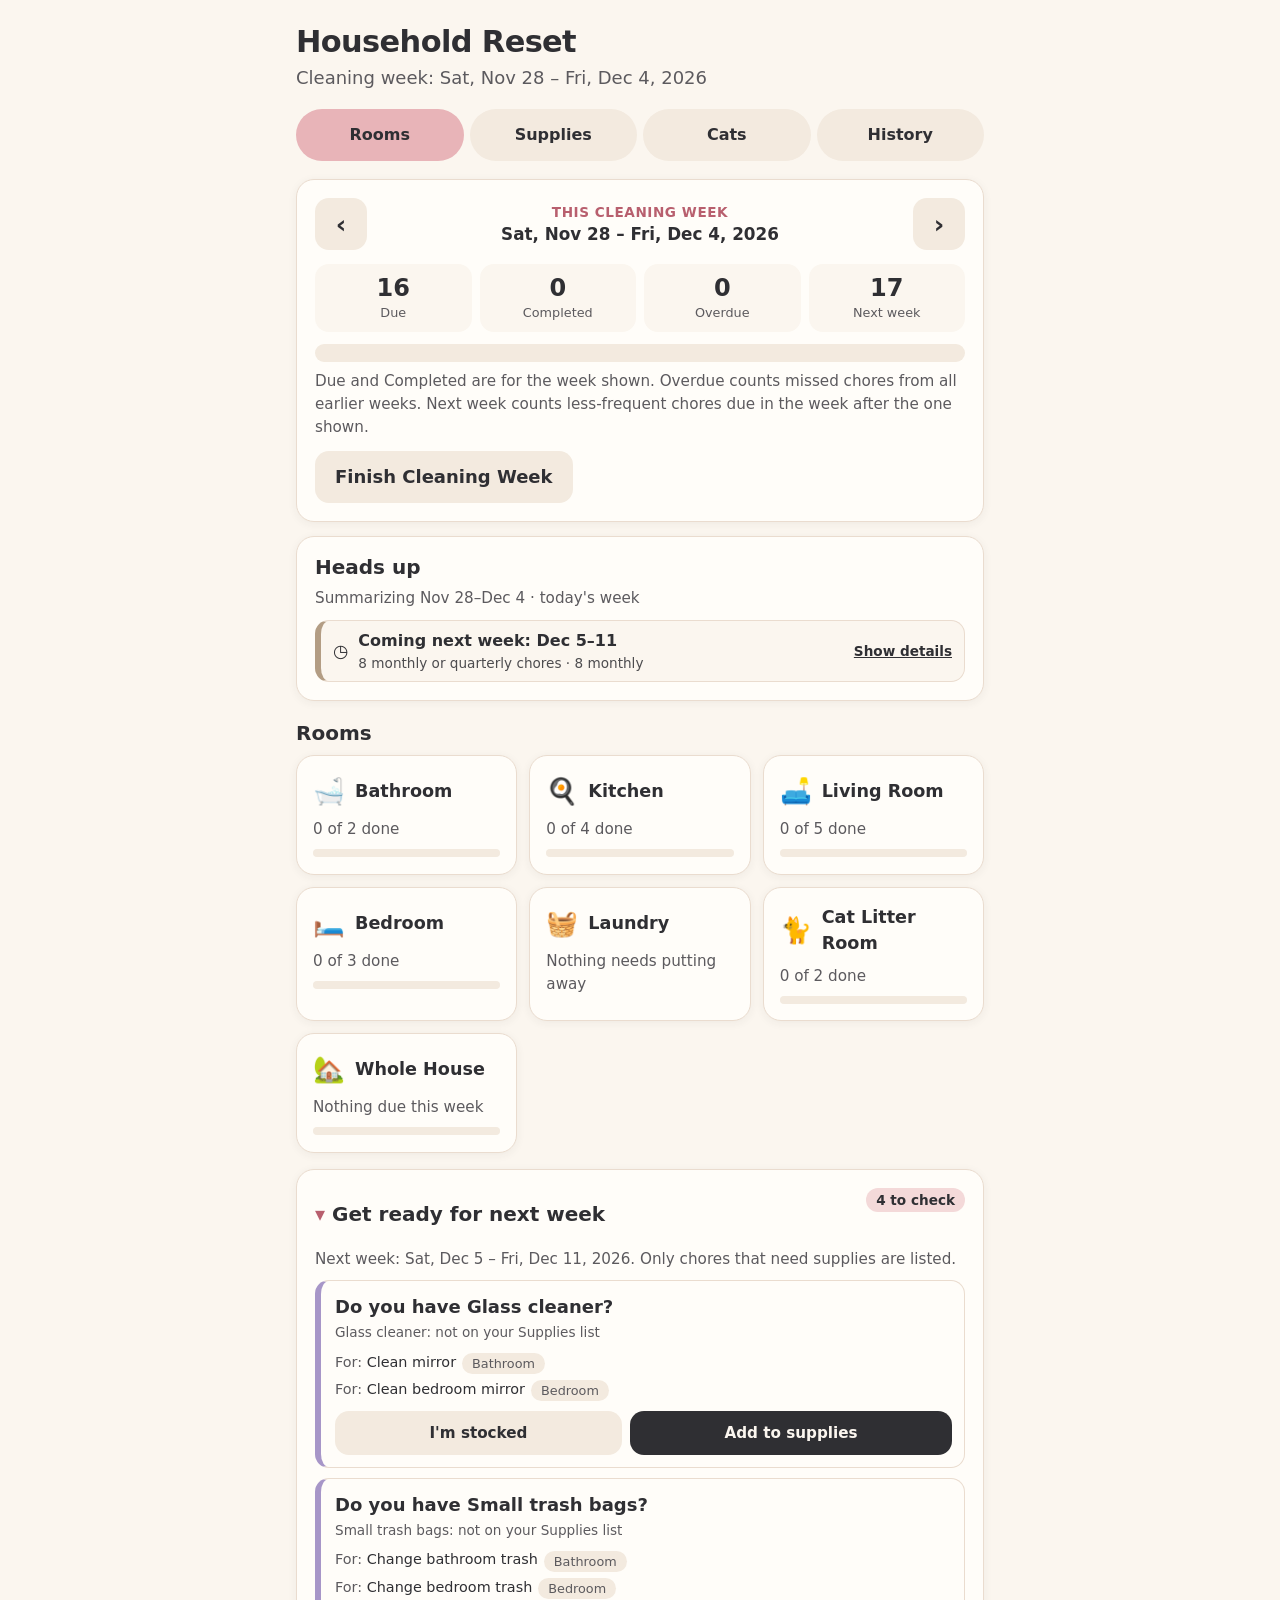
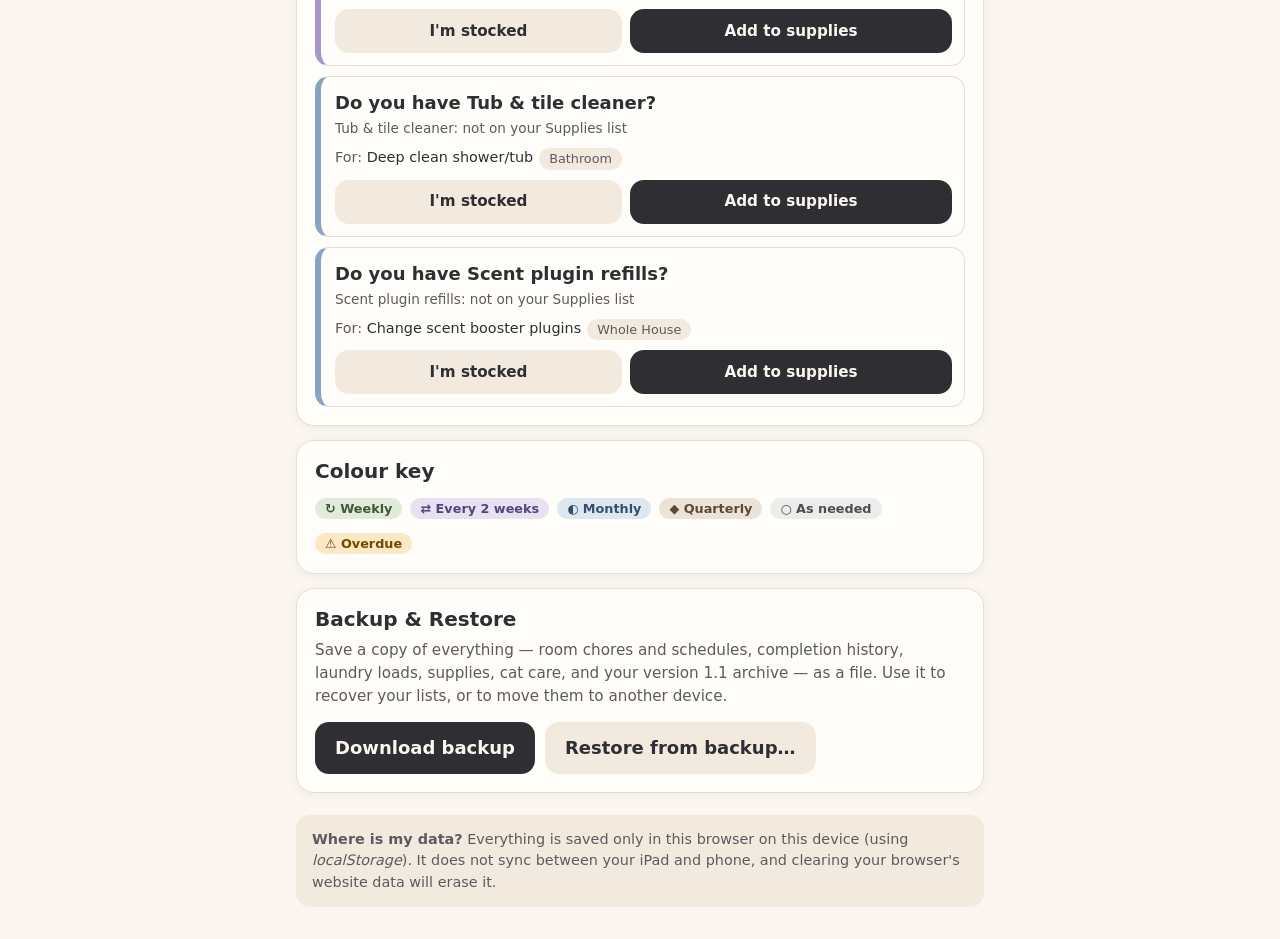
<file: index.html>
<!DOCTYPE html>
<html lang="en">
<head>
  <meta charset="UTF-8">
  <meta name="viewport" content="width=device-width, initial-scale=1, viewport-fit=cover">
  <meta name="theme-color" content="#fbf6ef">
  <meta name="description" content="Household Reset: a cozy room-by-room cleaning calendar, laundry tracker, supplies list, and cat-care checklist.">
  <title>Household Reset</title>
  <link rel="icon" href="data:image/svg+xml,<svg xmlns='http://www.w3.org/2000/svg' viewBox='0 0 100 100'><text y='.9em' font-size='90'>🏡</text></svg>">
  <link rel="stylesheet" href="styles.css">
</head>
<body>
  <header class="app-header">
    <h1>Household Reset</h1>
    <p class="tagline" id="week-label">Your cozy weekly reset</p>
  </header>

  <nav class="tabs" aria-label="Sections">
    <button class="tab" type="button" data-tab="rooms" aria-selected="true">Rooms</button>
    <button class="tab" type="button" data-tab="supplies" aria-selected="false">Supplies</button>
    <button class="tab" type="button" data-tab="pets" aria-selected="false">Cats</button>
    <button class="tab" type="button" data-tab="history" aria-selected="false">History</button>
  </nav>

  <main>
    <!-- Rooms: week navigator, overview, room cards -->
    <section class="panel" id="panel-rooms" data-panel="rooms">
      <div class="notice" id="app-notice" role="status" hidden>
        <p id="app-notice-text"></p>
        <div class="notice-actions" id="app-notice-actions"></div>
        <button type="button" class="btn btn-quiet" id="app-notice-close">Got it</button>
      </div>

      <div class="card week-card">
        <div class="week-nav">
          <button type="button" class="btn btn-quiet nav-btn" id="prev-week" aria-label="Previous week">‹</button>
          <div class="week-title">
            <span class="eyebrow" id="week-eyebrow">This cleaning week</span>
            <strong id="week-range"></strong>
          </div>
          <button type="button" class="btn btn-quiet nav-btn" id="next-week" aria-label="Next week">›</button>
        </div>
        <button type="button" class="btn btn-quiet this-week-btn" id="this-week" hidden>↩ Back to this week</button>
        <div class="stats" id="overview-stats"></div>
        <div class="progress-track" role="progressbar" aria-label="Chores completed in the selected week"
             aria-valuemin="0" aria-valuemax="100" aria-valuenow="0" id="progress-bar">
          <div class="progress-fill" id="progress-fill"></div>
        </div>
        <p class="hint" id="week-note">Cleaning weeks run Saturday to Friday.</p>
        <div class="review-row" id="review-row">
          <button type="button" class="btn btn-quiet" id="finish-week">Finish Cleaning Week</button>
          <button type="button" class="btn btn-small" id="undo-review" hidden>Undo week review</button>
          <span class="chip chip-reviewed" id="review-status" hidden></span>
        </div>
      </div>

      <!-- Finish Cleaning Week (an optional review of one week) -->
      <section class="card review-view" id="review-view" aria-labelledby="review-title" hidden></section>

      <!-- The list of rooms (the "home" of this tab) -->
      <div id="rooms-home">
        <section class="card heads-up" aria-labelledby="heads-up-title">
          <h2 id="heads-up-title">Heads up</h2>
          <p class="hint" id="heads-up-scope"></p>
          <div id="heads-up-groups"></div>
        </section>

        <h2 class="section-title">Rooms</h2>
        <div class="room-grid" id="room-grid"></div>

        <details class="card prep-card" id="prep-card">
          <summary class="prep-summary">
            <span class="prep-heading">Get ready for next week</span>
            <span class="chip prep-count" id="prep-count"></span>
          </summary>
          <p class="hint" id="prep-scope"></p>
          <ul class="prep-list" id="prep-list"></ul>
        </details>

        <div class="card legend">
          <h2>Colour key</h2>
          <ul class="legend-list" id="legend-list"></ul>
        </div>
      </div>

      <!-- One room's checklist (shown after tapping a room card) -->
      <div id="room-view" hidden>
        <button type="button" class="btn btn-quiet back-btn" id="back-to-rooms">‹ All rooms</button>
        <div class="card room-header">
          <div class="progress-text">
            <h2 id="room-title"></h2>
            <span id="room-progress-text"></span>
          </div>
          <div class="progress-track" role="progressbar" aria-label="Room chores completed"
               aria-valuemin="0" aria-valuemax="100" aria-valuenow="0" id="room-progress-bar">
            <div class="progress-fill" id="room-progress-fill"></div>
          </div>
          <p class="chip chip-overdue laundry-late-note" id="laundry-late-note" role="status" hidden></p>
        </div>
        <div id="room-content"></div>
      </div>
    </section>

    <!-- Household supplies -->
    <section class="panel" id="panel-supplies" data-panel="supplies" hidden>
      <div class="card">
        <h2>Household supplies</h2>
        <p class="hint">Ticked = stocked (you have it). Unticked = needed. Tap a category to open or close it.</p>
      </div>

      <form class="add-form supply-add-form" id="supply-add-form">
        <label class="visually-hidden" for="add-supply">New supply</label>
        <input id="add-supply" name="name" type="text" placeholder="Add a supply…" autocomplete="off" maxlength="80">
        <label class="visually-hidden" for="add-supply-category">Category</label>
        <select id="add-supply-category" name="category"></select>
        <button type="submit" class="btn btn-primary">Add</button>
      </form>
      <div class="supply-tab-msg" id="supply-tab-msg" role="status"></div>

      <div class="supply-categories" id="list-supplies"></div>

      <form class="add-form new-category-form" id="new-category-form">
        <label class="visually-hidden" for="new-category">New category name</label>
        <input id="new-category" name="name" type="text" placeholder="New category…" autocomplete="off" maxlength="40">
        <button type="submit" class="btn btn-quiet">Add category</button>
      </form>
      <button type="button" class="btn btn-quiet" id="uncheck-supplies">Untick all supplies</button>
    </section>

    <!-- Cat care -->
    <section class="panel" id="panel-pets" data-panel="pets" hidden>
      <div class="card">
        <h2>Cat care 🐈 🐈</h2>
        <p class="hint">A daily checklist for two cats. It unchecks itself each morning.</p>
      </div>

      <form class="add-form" data-list="pets">
        <label class="visually-hidden" for="add-pet">New cat task</label>
        <input id="add-pet" name="name" type="text" placeholder="Add a cat task…" autocomplete="off" maxlength="80">
        <button type="submit" class="btn btn-primary">Add</button>
      </form>

      <ul class="item-list" id="list-pets"></ul>
    </section>

    <!-- Past weeks -->
    <section class="panel" id="panel-history" data-panel="history" hidden>
      <div class="card">
        <h2>Cleaning history</h2>
        <p class="hint">Each past cleaning week: what was done (and when), skipped, or missed.</p>
      </div>
      <ul class="history-list" id="list-history"></ul>

      <div id="legacy-section" hidden>
        <div class="card">
          <h2>Version 1.1 archive</h2>
          <p class="hint" id="legacy-note">Your weekly scores and chore list from before rooms were added. Kept for reference; nothing here is active.</p>
        </div>
        <ul class="history-list" id="legacy-history"></ul>
      </div>
    </section>
  </main>

  <!-- Backup & Restore (shown under every tab) -->
  <section class="backup-area" aria-labelledby="backup-title">
    <div class="card backup-card">
      <h2 id="backup-title">Backup &amp; Restore</h2>
      <p class="hint">
        Save a copy of everything — room chores and schedules, completion history, laundry loads, supplies, cat care, and your version 1.1 archive — as a file.
        Use it to recover your lists, or to move them to another device.
      </p>

      <div class="backup-actions">
        <button type="button" class="btn btn-primary" id="download-backup">Download backup</button>
        <input type="file" id="restore-file" class="visually-hidden" accept=".json,application/json">
        <label for="restore-file" class="btn btn-quiet file-button">Restore from backup…</label>
      </div>

      <div class="restore-confirm" id="restore-confirm" role="group" aria-labelledby="restore-title" hidden>
        <p class="restore-title" id="restore-title">Replace your current data?</p>
        <p id="restore-summary" class="restore-summary"></p>
        <p id="restore-warning"></p>
        <div class="backup-actions">
          <button type="button" class="btn btn-warning" id="confirm-restore">Replace my data</button>
          <button type="button" class="btn btn-quiet" id="cancel-restore">Cancel</button>
        </div>
      </div>

      <p class="backup-status" id="backup-status" role="status" aria-live="polite"></p>
    </div>
  </section>

  <footer class="app-footer">
    <p>
      <strong>Where is my data?</strong> Everything is saved only in this browser on this device
      (using <em>localStorage</em>). It does not sync between your iPad and phone, and clearing
      your browser's website data will erase it.
    </p>
  </footer>

  <script src="logic.js"></script>
  <script src="schedule.js"></script>
  <script src="laundry.js"></script>
  <script src="storage.js"></script>
  <script src="prep.js"></script>
  <script src="review.js"></script>
  <script src="supplies.js"></script>
  <script src="app.js"></script>
</body>
</html>
</file>
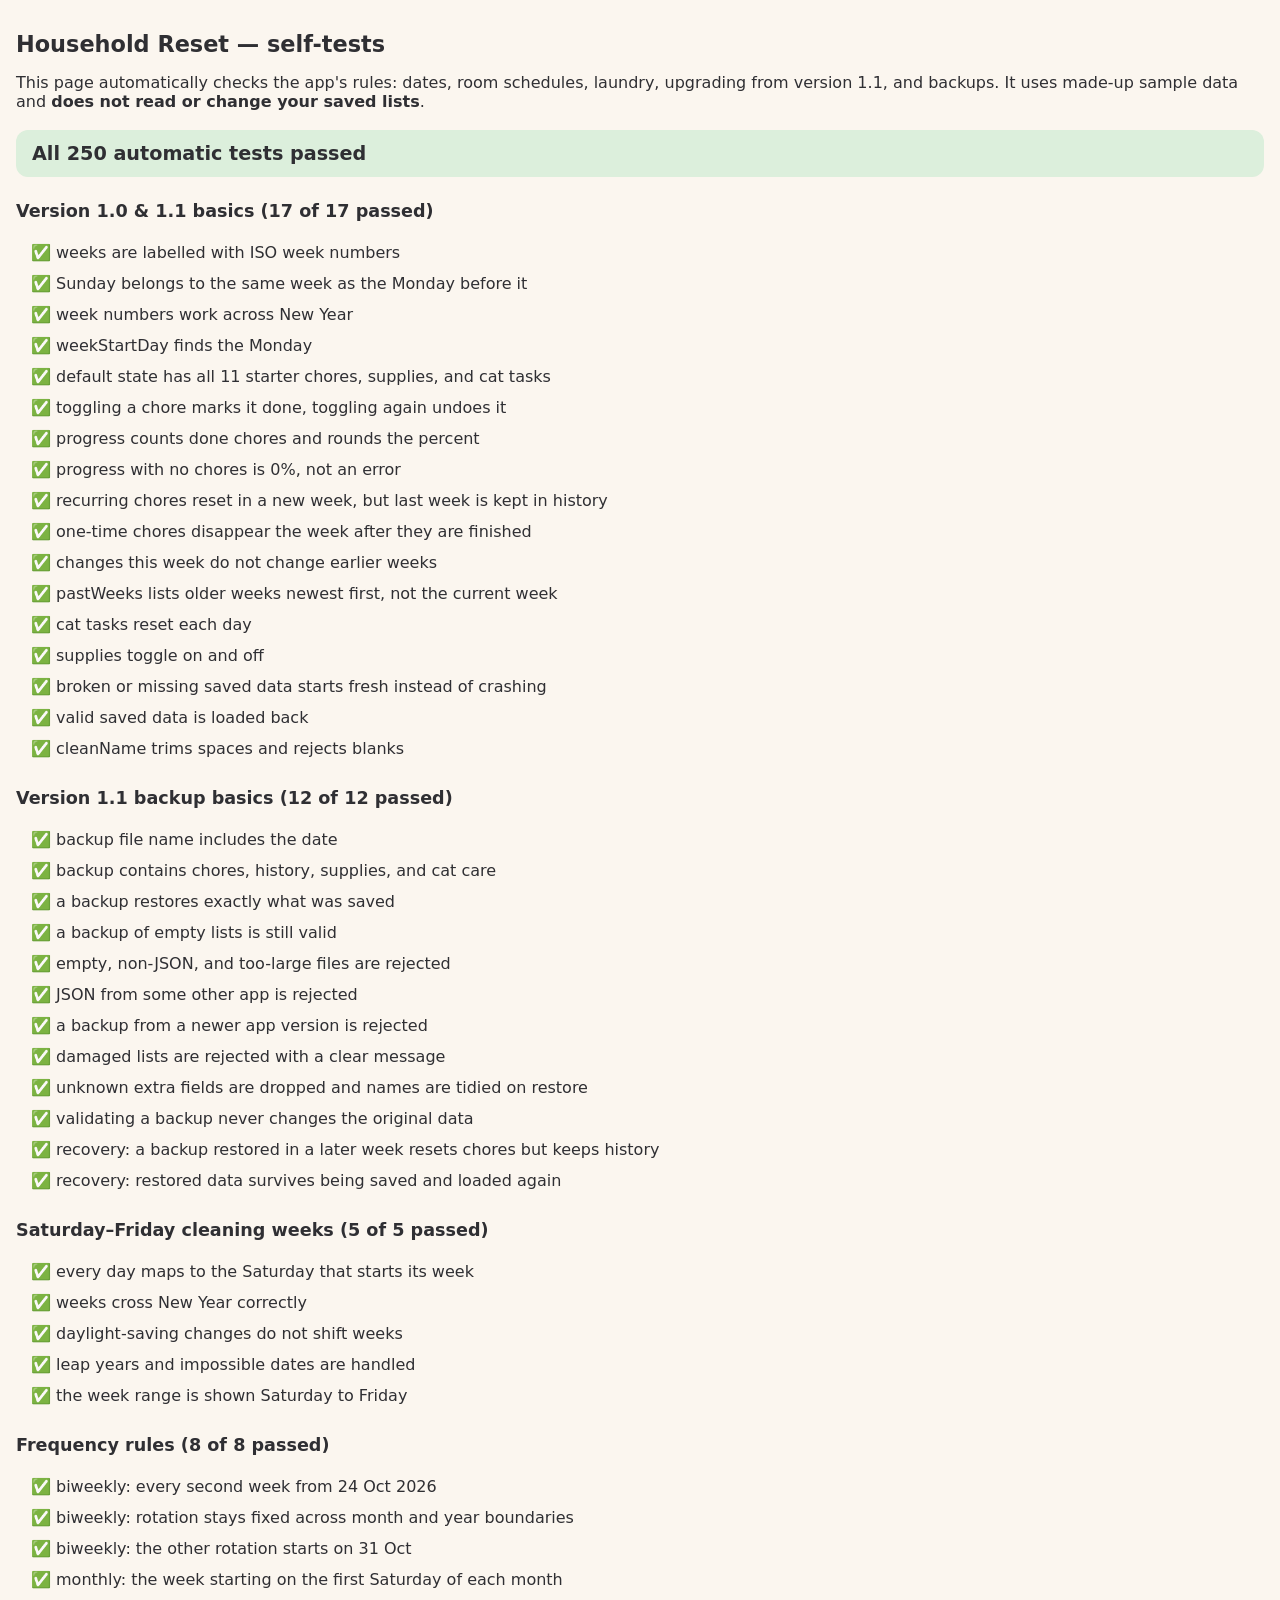
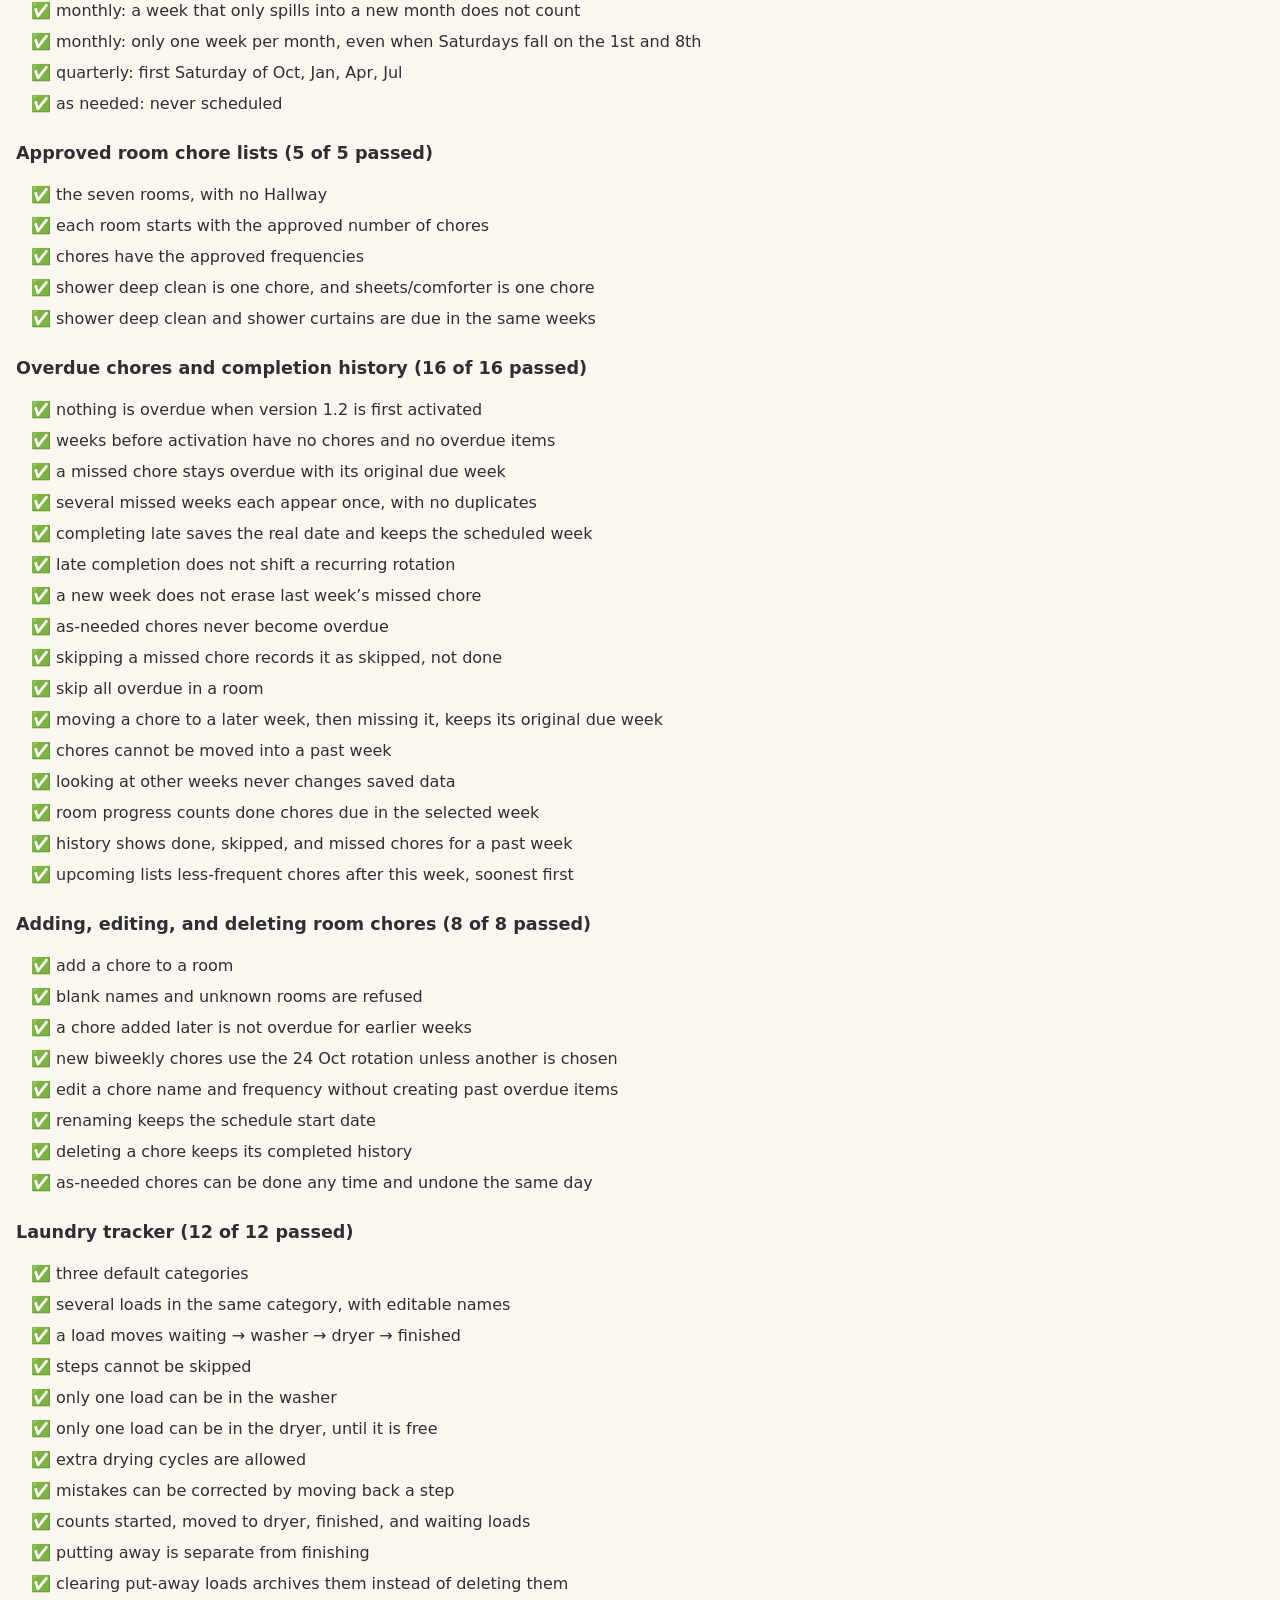
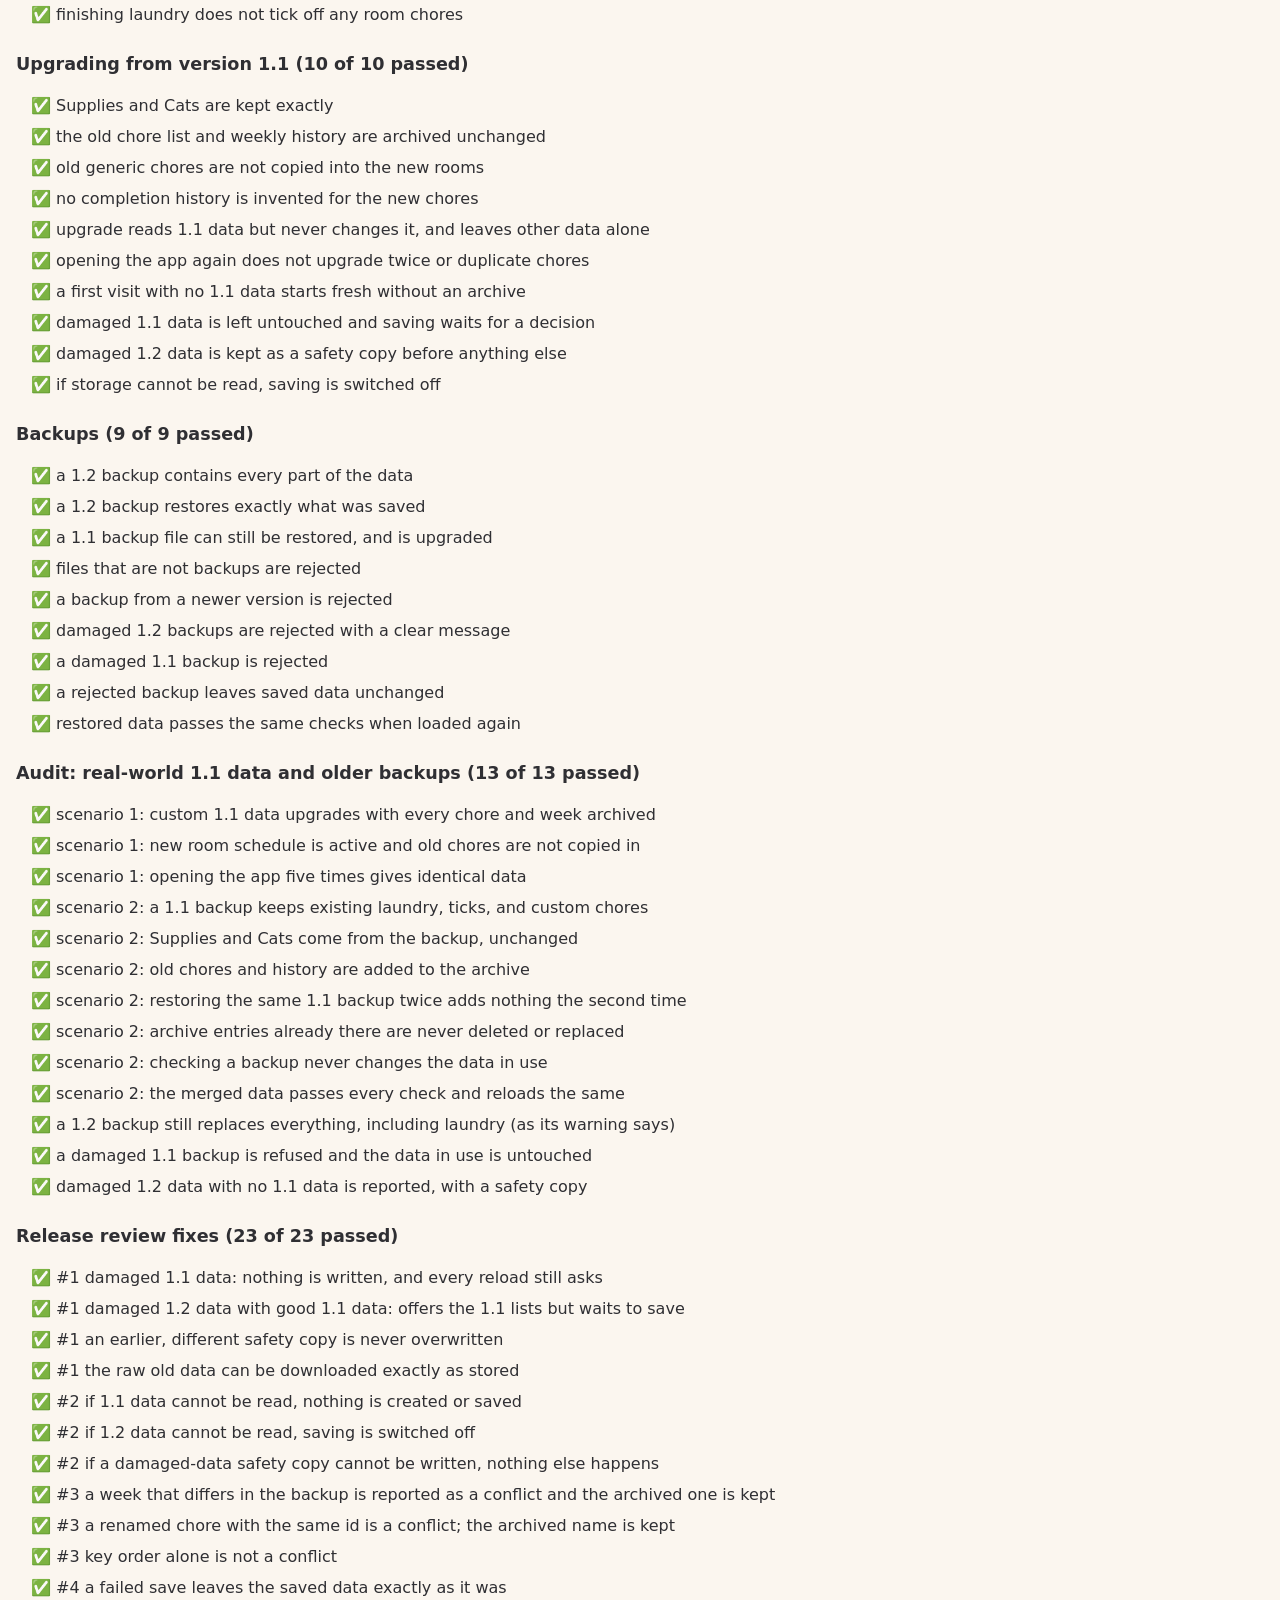
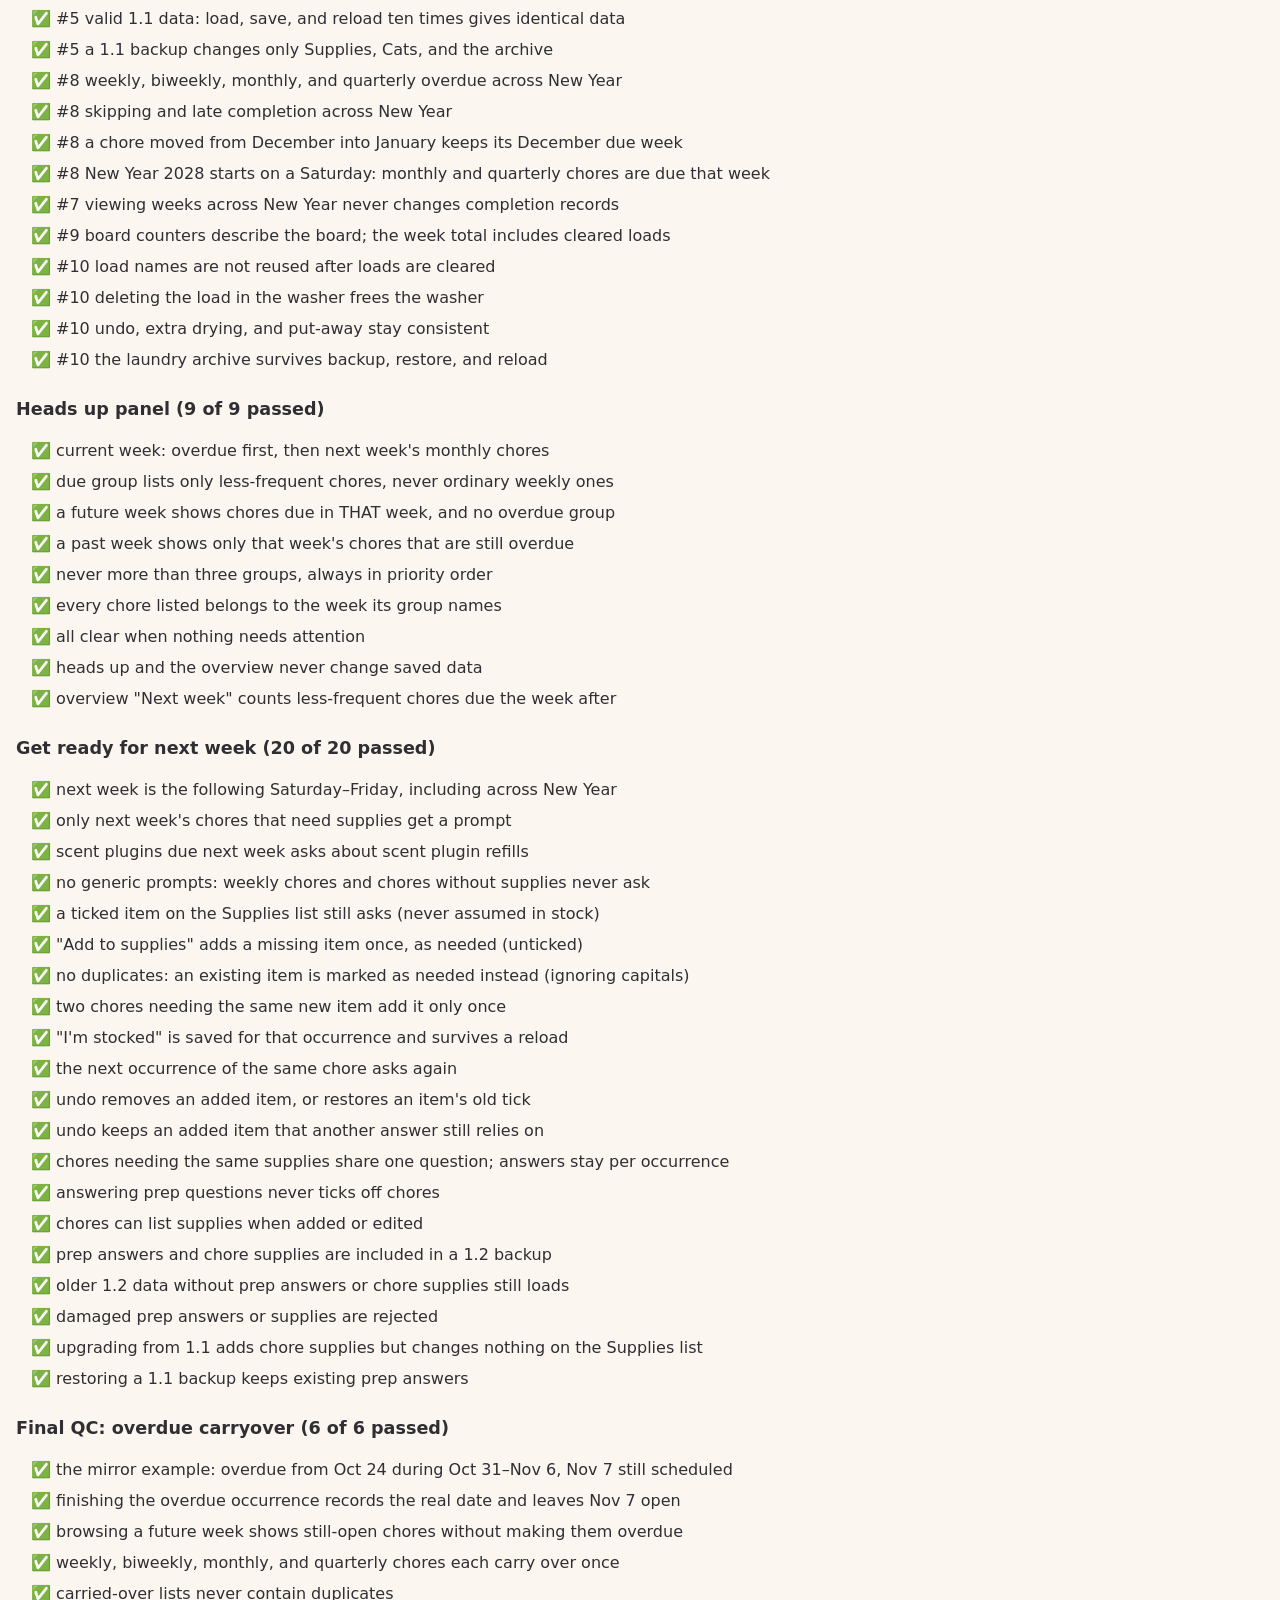
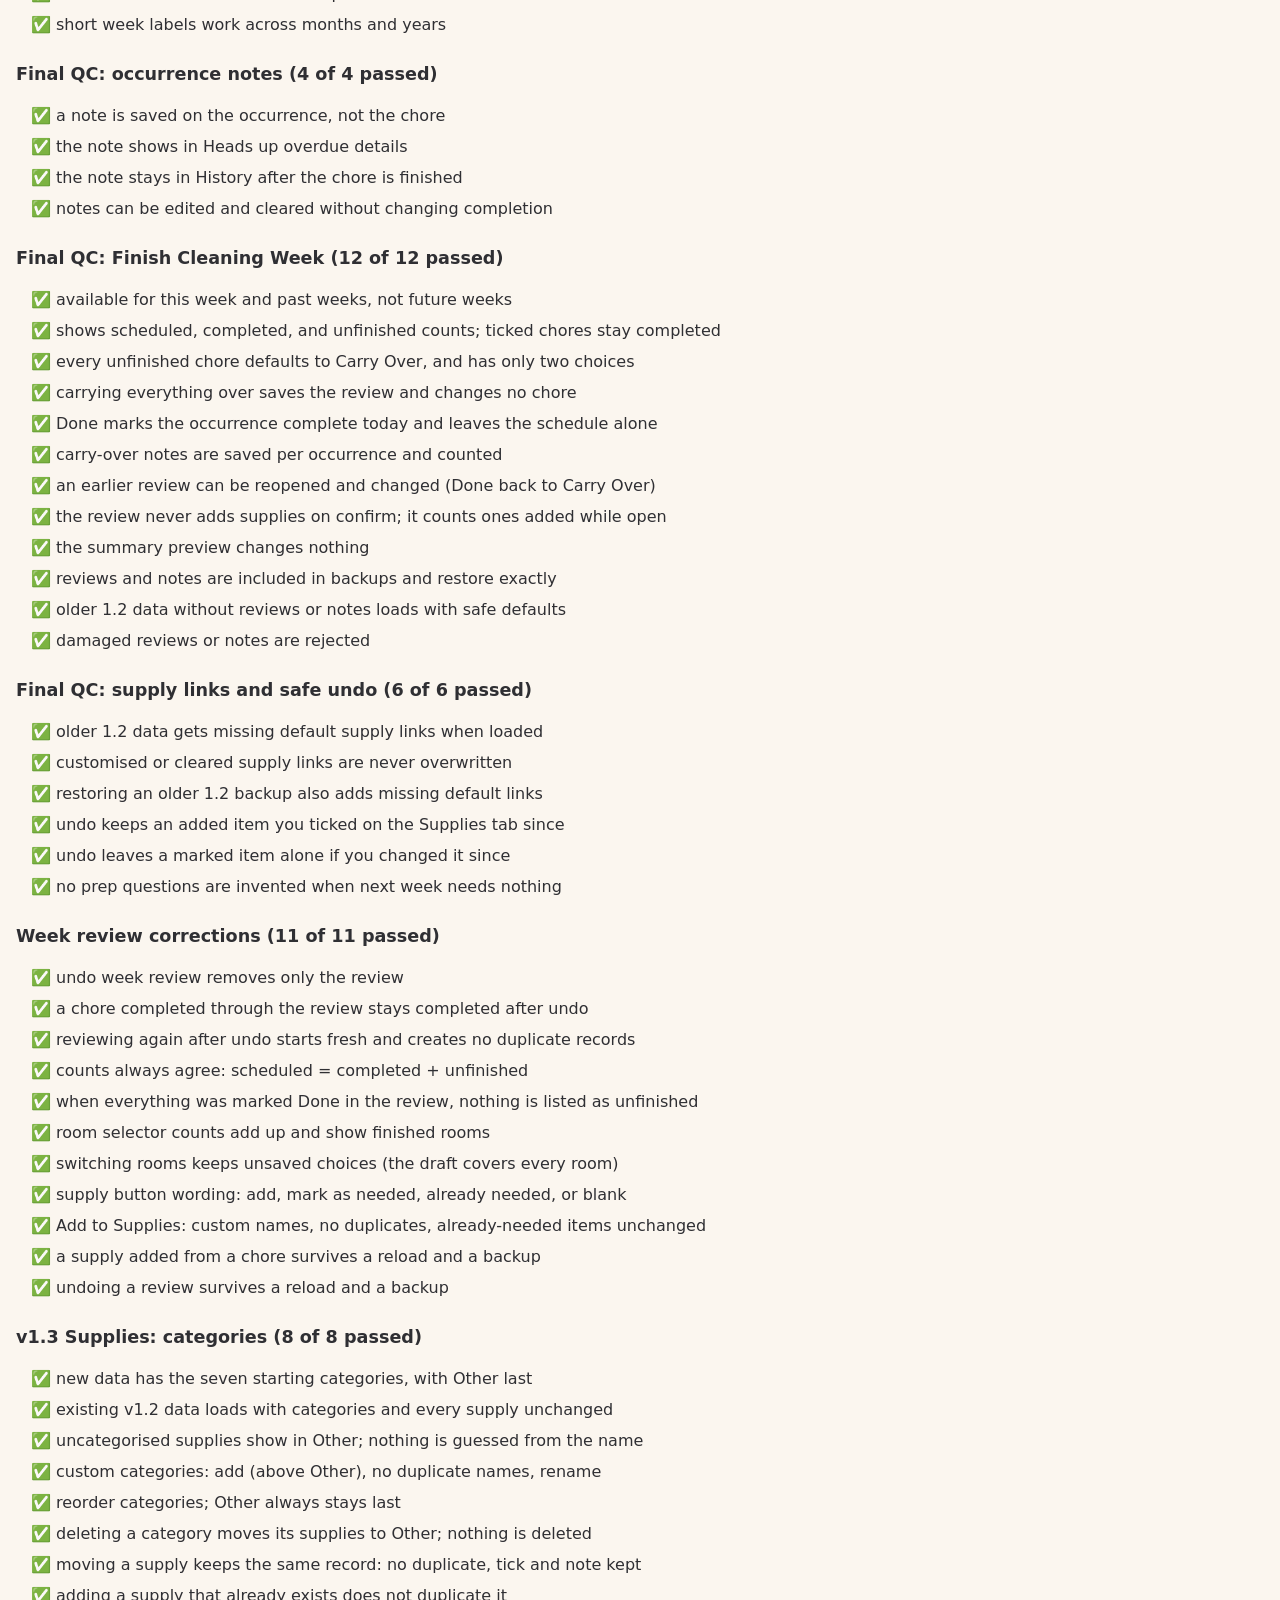
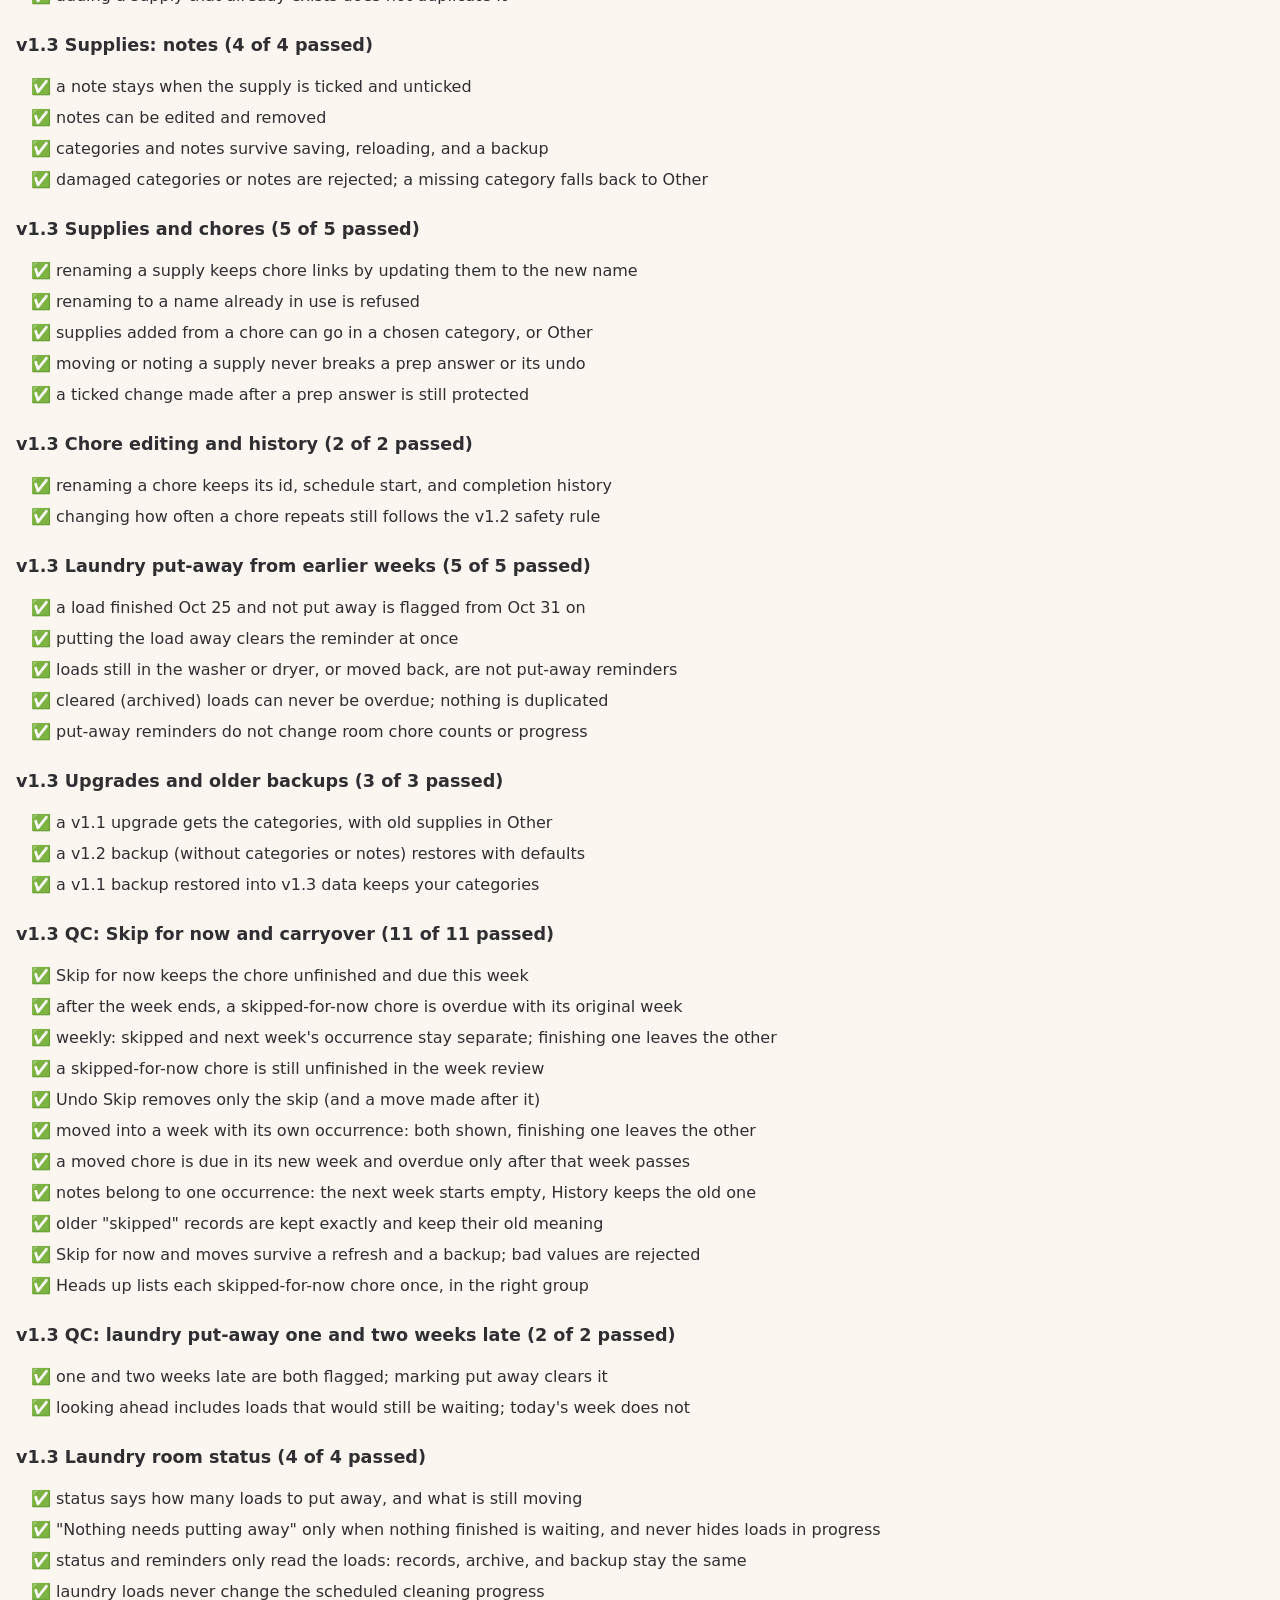
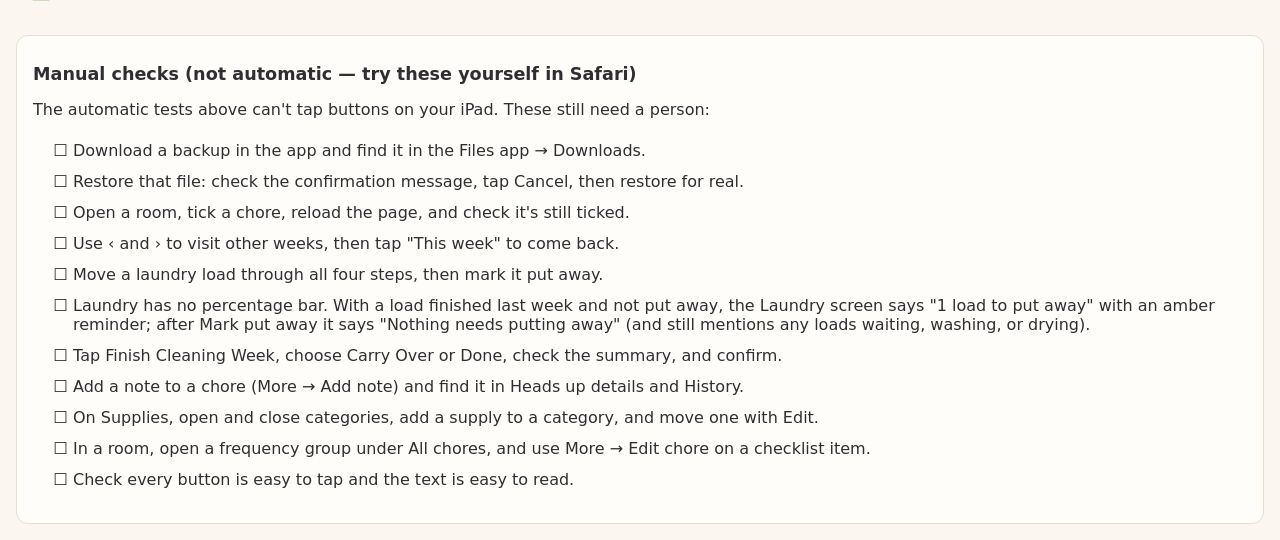
<file: tests.html>
<!DOCTYPE html>
<html lang="en">
<head>
  <meta charset="UTF-8">
  <meta name="viewport" content="width=device-width, initial-scale=1">
  <title>Household Reset Tests</title>
  <style>
    body { font-family: system-ui, sans-serif; background: #fbf6ef; color: #2f2f33; margin: 0; padding: 16px; }
    h1 { font-size: 1.4rem; }
    #summary { font-size: 1.2rem; font-weight: 700; padding: 12px 16px; border-radius: 12px; }
    #summary.pass { background: #dcefdc; }
    #summary.fail { background: #f6d2d2; }
    h2 { font-size: 1.1rem; margin: 24px 0 4px; }
    li { padding: 6px 0; }
    .pass::marker { content: "✅ "; }
    .fail::marker { content: "❌ "; }
    .manual { background: #fffdf9; border: 1px solid #eadccf; border-radius: 12px; padding: 4px 16px 12px; margin-top: 28px; }
    .manual li::marker { content: "☐ "; }
  </style>
</head>
<body>
  <h1>Household Reset — self-tests</h1>
  <p>
    This page automatically checks the app's rules: dates, room schedules, laundry, upgrading from
    version 1.1, and backups. It uses made-up sample data and <strong>does not read or change your saved lists</strong>.
  </p>
  <p id="summary">Running…</p>
  <div id="results"></div>

  <section class="manual">
    <h2>Manual checks (not automatic — try these yourself in Safari)</h2>
    <p>The automatic tests above can't tap buttons on your iPad. These still need a person:</p>
    <ul>
      <li>Download a backup in the app and find it in the Files app → Downloads.</li>
      <li>Restore that file: check the confirmation message, tap Cancel, then restore for real.</li>
      <li>Open a room, tick a chore, reload the page, and check it's still ticked.</li>
      <li>Use ‹ and › to visit other weeks, then tap "This week" to come back.</li>
      <li>Move a laundry load through all four steps, then mark it put away.</li>
      <li>Laundry has no percentage bar. With a load finished last week and not put away, the Laundry screen says "1 load to put away" with an amber reminder; after Mark put away it says "Nothing needs putting away" (and still mentions any loads waiting, washing, or drying).</li>
      <li>Tap Finish Cleaning Week, choose Carry Over or Done, check the summary, and confirm.</li>
      <li>Add a note to a chore (More → Add note) and find it in Heads up details and History.</li>
      <li>On Supplies, open and close categories, add a supply to a category, and move one with Edit.</li>
      <li>In a room, open a frequency group under All chores, and use More → Edit chore on a checklist item.</li>
      <li>Check every button is easy to tap and the text is easy to read.</li>
    </ul>
  </section>

  <script src="logic.js"></script>
  <script src="schedule.js"></script>
  <script src="laundry.js"></script>
  <script src="storage.js"></script>
  <script src="prep.js"></script>
  <script src="review.js"></script>
  <script src="supplies.js"></script>
  <script>
    var L = window.HouseholdLogic;
    var results = [];
    var currentSection = 'Version 1.0 & 1.1 basics';

    // Starts a new group of tests with a heading on the page.
    function section(name) {
      currentSection = name;
    }

    function test(name, fn) {
      try {
        fn();
        results.push({ section: currentSection, name: name, ok: true });
      } catch (err) {
        results.push({ section: currentSection, name: name, ok: false, message: err.message });
      }
    }

    function expectEqual(actual, expected) {
      var a = JSON.stringify(actual);
      var e = JSON.stringify(expected);
      if (a !== e) throw new Error('expected ' + e + ' but got ' + a);
    }

    // Saturday 24 Oct 2026 and the Monday after it.
    var saturday = new Date(2026, 9, 24, 10, 0);
    var nextMonday = new Date(2026, 9, 26, 9, 0);

    test('weeks are labelled with ISO week numbers', function () {
      expectEqual(L.weekKey(saturday), '2026-W43');
      expectEqual(L.weekKey(nextMonday), '2026-W44');
    });

    test('Sunday belongs to the same week as the Monday before it', function () {
      expectEqual(L.weekKey(new Date(2026, 9, 25)), '2026-W43');
    });

    test('week numbers work across New Year', function () {
      expectEqual(L.weekKey(new Date(2026, 0, 1)), '2026-W01');
      expectEqual(L.weekKey(new Date(2027, 0, 1)), '2026-W53');
    });

    test('weekStartDay finds the Monday', function () {
      expectEqual(L.weekStartDay(saturday), '2026-10-19');
    });

    test('default state has all 11 starter chores, supplies, and cat tasks', function () {
      var s = L.createDefaultState();
      expectEqual(s.chores.length, 11);
      expectEqual(s.chores[0].name, 'Vacuum floors');
      expectEqual(s.supplies.length > 0, true);
      expectEqual(s.pets.length > 0, true);
    });

    test('toggling a chore marks it done, toggling again undoes it', function () {
      var chore = L.createChore('Dust', true);
      var week = L.weekKey(saturday);
      L.toggleChore(chore, week);
      expectEqual(L.isChoreDone(chore, week), true);
      L.toggleChore(chore, week);
      expectEqual(L.isChoreDone(chore, week), false);
    });

    test('progress counts done chores and rounds the percent', function () {
      var week = L.weekKey(saturday);
      var chores = [L.createChore('A'), L.createChore('B'), L.createChore('C')];
      L.toggleChore(chores[0], week);
      expectEqual(L.weeklyProgress(chores, week), { done: 1, total: 3, percent: 33 });
    });

    test('progress with no chores is 0%, not an error', function () {
      expectEqual(L.weeklyProgress([], '2026-W43'), { done: 0, total: 0, percent: 0 });
    });

    test('recurring chores reset in a new week, but last week is kept in history', function () {
      var s = L.createDefaultState();
      var week = L.weekKey(saturday);
      L.toggleChore(s.chores[0], week);
      L.toggleChore(s.chores[1], week);
      L.recordWeek(s, saturday);

      L.rollover(s, nextMonday);

      expectEqual(s.chores.length, 11);
      expectEqual(L.weeklyProgress(s.chores, L.weekKey(nextMonday)).done, 0);
      expectEqual(s.history['2026-W43'].done, 2);
      expectEqual(s.history['2026-W43'].completed, ['Vacuum floors', 'Mop floors']);
    });

    test('one-time chores disappear the week after they are finished', function () {
      var s = L.createDefaultState();
      s.chores.push(L.createChore('Clean the oven', false));
      s.chores.push(L.createChore('Fix the shelf', false));
      L.toggleChore(s.chores[11], L.weekKey(saturday));
      L.recordWeek(s, saturday);

      L.rollover(s, nextMonday);

      var names = s.chores.map(function (c) { return c.name; });
      expectEqual(names.indexOf('Clean the oven'), -1);
      expectEqual(names.indexOf('Fix the shelf') > -1, true);
      expectEqual(s.history['2026-W43'].completed, ['Clean the oven']);
    });

    test('changes this week do not change earlier weeks', function () {
      var s = L.createDefaultState();
      L.toggleChore(s.chores[0], L.weekKey(saturday));
      L.recordWeek(s, saturday);
      L.rollover(s, nextMonday);
      s.chores.splice(0, 1); // delete a chore in the new week
      L.recordWeek(s, nextMonday);
      expectEqual(s.history['2026-W43'].done, 1);
      expectEqual(s.history['2026-W43'].total, 11);
    });

    test('pastWeeks lists older weeks newest first, not the current week', function () {
      var s = L.createDefaultState();
      L.recordWeek(s, new Date(2026, 9, 10));
      L.recordWeek(s, saturday);
      L.recordWeek(s, nextMonday);
      var weeks = L.pastWeeks(s, nextMonday).map(function (w) { return w.week; });
      expectEqual(weeks, ['2026-W43', '2026-W41']);
    });

    test('cat tasks reset each day', function () {
      var task = L.createPetTask('Feed Cat 1 breakfast');
      L.togglePetTask(task, L.dayKey(saturday));
      expectEqual(L.isPetTaskDone(task, L.dayKey(saturday)), true);
      expectEqual(L.isPetTaskDone(task, L.dayKey(nextMonday)), false);
    });

    test('supplies toggle on and off', function () {
      var item = L.createSupply('Sponges');
      L.toggleSupply(item);
      expectEqual(item.done, true);
      L.toggleSupply(item);
      expectEqual(item.done, false);
    });

    test('broken or missing saved data starts fresh instead of crashing', function () {
      expectEqual(L.parseState(null).chores.length, 11);
      expectEqual(L.parseState('not json {').chores.length, 11);
      expectEqual(L.parseState('{"chores": 5}').chores.length, 11);
    });

    test('valid saved data is loaded back', function () {
      var s = L.createDefaultState();
      s.chores = [L.createChore('Only chore')];
      expectEqual(L.parseState(JSON.stringify(s)).chores[0].name, 'Only chore');
    });

    test('cleanName trims spaces and rejects blanks', function () {
      expectEqual(L.cleanName('   Wash   windows  '), 'Wash windows');
      expectEqual(L.cleanName('    '), '');
    });

    // ---------- Backup & Restore ----------
    section('Version 1.1 backup basics');

    // Builds a backup file's text from some state, like the Download button does.
    function backupText(state, when) {
      return JSON.stringify(L.createBackup(state, when || saturday));
    }

    // A small, realistic state with a finished chore and one past week.
    function sampleState() {
      var s = L.createDefaultState();
      L.toggleChore(s.chores[0], L.weekKey(saturday));
      L.toggleSupply(s.supplies[0]);
      L.togglePetTask(s.pets[0], L.dayKey(saturday));
      L.recordWeek(s, new Date(2026, 9, 14));
      L.recordWeek(s, saturday);
      return s;
    }

    test('backup file name includes the date', function () {
      expectEqual(L.backupFileName(saturday), 'household-reset-backup-2026-10-24.json');
    });

    test('backup contains chores, history, supplies, and cat care', function () {
      var backup = L.createBackup(sampleState(), saturday);
      expectEqual(backup.app, 'household-reset');
      expectEqual(backup.data.chores.length, 11);
      expectEqual(backup.data.supplies.length, 10);
      expectEqual(backup.data.pets.length, 7);
      expectEqual(Object.keys(backup.data.history), ['2026-W42', '2026-W43']);
    });

    test('a backup restores exactly what was saved', function () {
      var original = sampleState();
      var result = L.validateBackup(backupText(original));
      expectEqual(result.ok, true);
      expectEqual(result.state, original);
      expectEqual(result.summary, {
        exportedAt: saturday.toISOString(), chores: 11, supplies: 10, pets: 7, weeks: 2
      });
    });

    test('a backup of empty lists is still valid', function () {
      var empty = { version: 1, chores: [], supplies: [], pets: [], history: {} };
      expectEqual(L.validateBackup(backupText(empty)).ok, true);
    });

    test('empty, non-JSON, and too-large files are rejected', function () {
      expectEqual(L.validateBackup('').ok, false);
      expectEqual(L.validateBackup('   ').ok, false);
      expectEqual(L.validateBackup('hello { not json').ok, false);
      expectEqual(L.validateBackup('"' + new Array(2000002).join('x') + '"').ok, false);
    });

    test('JSON from some other app is rejected', function () {
      expectEqual(L.validateBackup('{"name": "shopping list"}').ok, false);
      expectEqual(L.validateBackup('[1, 2, 3]').ok, false);
      expectEqual(L.validateBackup('null').ok, false);
      // Raw saved data without the backup label is not accepted either.
      expectEqual(L.validateBackup(JSON.stringify(sampleState())).ok, false);
    });

    test('a backup from a newer app version is rejected', function () {
      var file = L.createBackup(sampleState(), saturday);
      file.backupVersion = 99;
      var result = L.validateBackup(JSON.stringify(file));
      expectEqual(result.ok, false);
      expectEqual(result.error.indexOf('newer') > -1, true);
    });

    test('damaged lists are rejected with a clear message', function () {
      function broken(change) {
        var file = L.createBackup(sampleState(), saturday);
        change(file.data);
        return L.validateBackup(JSON.stringify(file));
      }
      var cases = [
        [function (d) { delete d.chores; }, 'chores'],
        [function (d) { d.chores[0].name = '   '; }, 'chores'],
        [function (d) { d.chores[0].recurring = 'yes'; }, 'chores'],
        [function (d) { d.chores[1] = null; }, 'chores'],
        [function (d) { d.supplies[0].done = 1; }, 'supplies'],
        [function (d) { delete d.supplies[0].id; }, 'supplies'],
        [function (d) { d.pets = 'cats'; }, 'cat-care'],
        [function (d) { d.pets[0].doneDay = 5; }, 'cat-care'],
        [function (d) { d.history = []; }, 'history'],
        [function (d) { d.history['2026-W43'].done = 50; }, 'history'],
        [function (d) { d.history['not a week'] = d.history['2026-W43']; }, 'history']
      ];
      cases.forEach(function (c, i) {
        var result = broken(c[0]);
        if (result.ok) throw new Error('case ' + i + ' should have been rejected');
        if (result.error.indexOf(c[1]) === -1) throw new Error('case ' + i + ' gave: ' + result.error);
      });
    });

    test('unknown extra fields are dropped and names are tidied on restore', function () {
      var file = L.createBackup(sampleState(), saturday);
      file.data.chores[0].sneaky = '<script>';
      file.data.chores[0].name = '  Vacuum    floors ';
      var chore = L.validateBackup(JSON.stringify(file)).state.chores[0];
      expectEqual(Object.keys(chore).sort(), ['doneWeek', 'id', 'name', 'recurring']);
      expectEqual(chore.name, 'Vacuum floors');
    });

    test('validating a backup never changes the original data', function () {
      var original = sampleState();
      var before = JSON.stringify(original);
      var result = L.validateBackup(backupText(original));
      result.state.chores.length = 0;
      result.state.history['2026-W43'].completed.push('changed');
      expectEqual(JSON.stringify(original), before);
    });

    test('recovery: a backup restored in a later week resets chores but keeps history', function () {
      var restored = L.validateBackup(backupText(sampleState())).state;
      L.rollover(restored, nextMonday); // what the app does right after restoring
      expectEqual(L.weeklyProgress(restored.chores, L.weekKey(nextMonday)).done, 0);
      expectEqual(restored.history['2026-W43'].completed, ['Vacuum floors']);
      expectEqual(L.pastWeeks(restored, nextMonday).length, 2);
      expectEqual(L.isPetTaskDone(restored.pets[0], L.dayKey(nextMonday)), false);
      expectEqual(restored.supplies[0].done, true);
    });

    test('recovery: restored data survives being saved and loaded again', function () {
      var restored = L.validateBackup(backupText(sampleState())).state;
      var reloaded = L.parseState(JSON.stringify(restored));
      expectEqual(reloaded, restored);
    });

    // Shows the results on the page, grouped by section.
    function showResults() {
      var container = document.getElementById('results');
      var list = null;
      var lastSection = null;
      results.forEach(function (r) {
        if (r.section !== lastSection) {
          lastSection = r.section;
          var inSection = results.filter(function (x) { return x.section === r.section; });
          var passed = inSection.filter(function (x) { return x.ok; }).length;
          var heading = document.createElement('h2');
          heading.textContent = r.section + ' (' + passed + ' of ' + inSection.length + ' passed)';
          container.appendChild(heading);
          list = document.createElement('ul');
          container.appendChild(list);
        }
        var li = document.createElement('li');
        li.className = r.ok ? 'pass' : 'fail';
        li.textContent = r.name + (r.ok ? '' : ' — ' + r.message);
        list.appendChild(li);
      });
      var failed = results.filter(function (r) { return !r.ok; }).length;
      var summary = document.getElementById('summary');
      summary.className = failed ? 'fail' : 'pass';
      summary.textContent = failed
        ? failed + ' of ' + results.length + ' automatic tests failed'
        : 'All ' + results.length + ' automatic tests passed';
    }
  </script>
  <script src="tests-v1-2.js"></script>
  <script src="tests-v1-3.js"></script>
  <script>
    showResults();
  </script>
</body>
</html>
</file>
<file: styles.css>
/*
 * styles.css — how Household Reset looks.
 * Colours live in one place (:root) so they're easy to change later.
 */
:root {
  --cream: #fbf6ef;
  --cream-deep: #f3eadf;
  --card: #fffdf9;
  --blush: #f4d9d9;
  --blush-strong: #e8b4b8;
  --blush-deep: #b85f6e; /* darker pink for text on cream, readable */
  --charcoal: #2f2f33;
  --charcoal-soft: #5c5a5e;
  --line: #eadccf;
  --danger: #a8404f;
  --radius: 18px;
  --tap: 52px; /* minimum size of anything you tap */
  --shadow: 0 2px 10px rgba(47, 47, 51, 0.06);

  /* Frequency colours (version 1.2): a soft background plus a darker,
     readable text colour. Icons and labels are always shown too. */
  --weekly-bg: #e1eadb;     --weekly-ink: #3d5a37;     --weekly-line: #8fae86;    /* sage green */
  --biweekly-bg: #e8e1f1;   --biweekly-ink: #54457a;   --biweekly-line: #a796c8;  /* lavender */
  --monthly-bg: #dde7f0;    --monthly-ink: #34516b;    --monthly-line: #87a5c0;   /* muted blue */
  --quarterly-bg: #ece3d8;  --quarterly-ink: #5c4a39;  --quarterly-line: #b39d84; /* warm taupe */
  --overdue-bg: #fbe8c4;    --overdue-ink: #774700;    --overdue-line: #e0a63b;   /* amber */
  --asneeded-bg: #ececea;   --asneeded-ink: #4d4d50;   --asneeded-line: #a9a9a6;  /* neutral grey */
}

* {
  box-sizing: border-box;
}

/* Anything marked "hidden" stays hidden, even if another rule sets display */
[hidden] {
  display: none !important;
}

html {
  -webkit-text-size-adjust: 100%;
  -webkit-tap-highlight-color: transparent; /* no grey/blue flash when tapping */
}

button,
summary,
.toggle {
  -webkit-user-select: none;
  user-select: none; /* tapping shouldn't highlight button text */
}

body {
  margin: 0;
  background: var(--cream);
  color: var(--charcoal);
  font-family: -apple-system, BlinkMacSystemFont, "Segoe UI", system-ui, sans-serif;
  font-size: 18px;
  line-height: 1.5;
  padding-bottom: env(safe-area-inset-bottom);
}

h1, h2 {
  margin: 0;
  line-height: 1.2;
}

h1 {
  font-size: 1.9rem;
  letter-spacing: -0.02em;
}

h2 {
  font-size: 1.25rem;
}

.app-header,
.tabs,
main,
.backup-area,
.app-footer {
  max-width: 720px;
  margin: 0 auto;
  padding-left: 16px;
  padding-right: 16px;
}

.app-header {
  padding-top: max(24px, env(safe-area-inset-top));
  padding-bottom: 8px;
}

.tagline {
  margin: 4px 0 0;
  color: var(--charcoal-soft);
}

/* ---------- Tabs ---------- */
.tabs {
  position: sticky;
  top: 0;
  z-index: 5;
  display: grid;
  grid-template-columns: repeat(4, 1fr);
  gap: 6px;
  padding-top: 10px;
  padding-bottom: 10px;
  background: var(--cream);
}

.tab {
  min-height: var(--tap);
  border: none;
  border-radius: 999px;
  background: var(--cream-deep);
  color: var(--charcoal);
  font: inherit;
  font-size: 1rem;
  font-weight: 600;
  cursor: pointer;
}

.tab[aria-selected="true"] {
  background: var(--blush-strong);
}

/* ---------- Cards & progress ---------- */
.panel {
  padding-top: 8px;
}

.card {
  background: var(--card);
  border: 1px solid var(--line);
  border-radius: var(--radius);
  padding: 18px;
  box-shadow: var(--shadow);
  margin-bottom: 14px;
}

.hint {
  margin: 8px 0 0;
  font-size: 0.95rem;
  color: var(--charcoal-soft);
}

.progress-text {
  display: flex;
  justify-content: space-between;
  align-items: baseline;
  gap: 12px;
  margin-bottom: 12px;
}

#progress-count {
  font-weight: 600;
  color: var(--blush-deep);
}

.progress-track {
  height: 18px;
  background: var(--cream-deep);
  border-radius: 999px;
  overflow: hidden;
}

.progress-fill {
  height: 100%;
  width: 0;
  background: linear-gradient(90deg, var(--blush-strong), var(--blush-deep));
  border-radius: 999px;
  transition: width 0.35s ease;
}

/* ---------- Add form ---------- */
.add-form {
  display: flex;
  flex-wrap: wrap;
  gap: 10px;
  margin-bottom: 14px;
}

.add-form input[type="text"] {
  flex: 1 1 220px;
}

input[type="text"] {
  min-height: var(--tap);
  padding: 0 16px;
  border: 2px solid var(--line);
  border-radius: 14px;
  background: var(--card);
  color: var(--charcoal);
  font: inherit; /* 18px stops iPhone from zooming in on focus */
}

input[type="text"]:focus {
  outline: none;
  border-color: var(--blush-deep);
}

.toggle {
  display: inline-flex;
  align-items: center;
  gap: 8px;
  min-height: var(--tap);
  padding: 0 4px;
  font-size: 1rem;
  cursor: pointer;
}

.toggle input {
  width: 24px;
  height: 24px;
  accent-color: var(--blush-deep);
}

/* ---------- Buttons ---------- */
.btn {
  min-height: var(--tap);
  min-width: var(--tap);
  padding: 0 20px;
  border: none;
  border-radius: 14px;
  font: inherit;
  font-weight: 600;
  cursor: pointer;
}

.btn-primary {
  background: var(--charcoal);
  color: var(--cream);
}

.btn-quiet {
  background: var(--cream-deep);
  color: var(--charcoal);
}

.btn-small {
  padding: 0 14px;
  font-size: 0.95rem;
  background: transparent;
  color: var(--charcoal-soft);
}

.btn-danger {
  color: var(--danger);
}

.btn:active,
.tab:active,
.check:active {
  transform: scale(0.97);
}

button:focus-visible,
input:focus-visible {
  outline: 3px solid var(--blush-deep);
  outline-offset: 2px;
}

/* ---------- Checklist items ---------- */
.item-list,
.history-list {
  list-style: none;
  margin: 0 0 16px;
  padding: 0;
}

.item {
  display: flex;
  align-items: center;
  gap: 12px;
  min-height: 68px;
  padding: 8px 8px 8px 12px;
  margin-bottom: 10px;
  background: var(--card);
  border: 1px solid var(--line);
  border-radius: var(--radius);
  box-shadow: var(--shadow);
}

.item.done {
  background: var(--blush);
  border-color: var(--blush-strong);
}

.check {
  flex: none;
  width: var(--tap);
  height: var(--tap);
  border: 3px solid var(--blush-strong);
  border-radius: 50%;
  background: var(--card);
  color: var(--charcoal);
  font-size: 1.5rem;
  line-height: 1;
  cursor: pointer;
}

.item.done .check {
  background: var(--blush-deep);
  border-color: var(--blush-deep);
  color: #fff;
}

.item-body {
  flex: 1;
  min-width: 0;
}

.item-name {
  display: block;
  overflow-wrap: anywhere;
}

.item.done .item-name {
  text-decoration: line-through;
  color: var(--charcoal-soft);
}

.badge {
  display: inline-block;
  margin-top: 2px;
  padding: 1px 10px;
  border-radius: 999px;
  background: var(--cream-deep);
  font-size: 0.8rem;
  color: var(--charcoal-soft);
}

.item-actions {
  display: flex;
  flex: none;
}

/* Editing a row */
.edit-form {
  display: flex;
  flex-wrap: wrap;
  gap: 8px;
  width: 100%;
}

.edit-form input[type="text"] {
  flex: 1 1 200px;
}

.empty {
  padding: 18px;
  text-align: center;
  color: var(--charcoal-soft);
}

/* ---------- History ---------- */
.history-item {
  margin-bottom: 10px;
}

.history-head {
  display: flex;
  justify-content: space-between;
  gap: 12px;
  font-weight: 600;
}

.history-item .progress-track {
  height: 10px;
  margin-top: 10px;
}

.history-item details {
  margin-top: 8px;
  font-size: 0.95rem;
  color: var(--charcoal-soft);
}

.history-item summary {
  min-height: 44px;
  display: flex;
  align-items: center;
  cursor: pointer;
}

/* ---------- Backup & Restore ---------- */
.backup-actions {
  display: flex;
  flex-wrap: wrap;
  gap: 10px;
  margin-top: 14px;
}

/* The "Restore" label is styled to look like a button; it opens the file picker */
.file-button {
  display: inline-flex;
  align-items: center;
  justify-content: center;
}

#restore-file:focus-visible + .file-button {
  outline: 3px solid var(--blush-deep);
  outline-offset: 2px;
}

.btn-warning {
  background: var(--danger);
  color: #fff;
}

.restore-confirm {
  margin-top: 14px;
  padding: 16px;
  border-radius: 14px;
  background: var(--blush);
  border: 1px solid var(--blush-strong);
}

.restore-confirm p {
  margin: 0 0 8px;
}

.restore-summary {
  white-space: pre-line; /* shows each "•" point on its own line */
}

.restore-title {
  font-weight: 700;
  font-size: 1.1rem;
}

.backup-status {
  margin: 12px 0 0;
  font-weight: 600;
  overflow-wrap: anywhere;
}

.backup-status:empty {
  display: none;
}

.backup-status.error {
  color: var(--danger);
}

/* ---------- Version 1.2: notices and form controls ---------- */
.notice {
  background: var(--blush);
  border: 1px solid var(--blush-strong);
  border-radius: var(--radius);
  padding: 14px 16px;
  margin-bottom: 14px;
}

.notice p {
  margin: 0 0 10px;
}

.notice-actions {
  display: flex;
  flex-wrap: wrap;
  gap: 8px;
}

.notice-actions:empty {
  display: none;
}

.week-laundry-total {
  margin: 0 0 12px;
  font-weight: 600;
}

select {
  min-height: var(--tap);
  max-width: 100%;
  padding: 0 12px;
  border: 2px solid var(--line);
  border-radius: 14px;
  background: var(--card);
  color: var(--charcoal);
  font: inherit;
  font-size: 1rem;
}

select:focus-visible,
.room-card:focus-visible {
  outline: 3px solid var(--blush-deep);
  outline-offset: 2px;
}

.btn:disabled {
  opacity: 0.5;
  cursor: not-allowed;
}

.section-title {
  margin: 20px 0 10px;
}

/* ---------- Week navigator and overview ---------- */
.week-nav {
  display: flex;
  align-items: center;
  gap: 10px;
}

.nav-btn {
  flex: none;
  padding: 0;
  width: var(--tap);
  font-size: 1.6rem;
  line-height: 1;
}

.week-title {
  flex: 1;
  min-width: 0;
  text-align: center;
}

.week-title strong {
  display: block;
  font-size: 1.05rem;
}

.eyebrow {
  display: block;
  font-size: 0.85rem;
  font-weight: 600;
  color: var(--blush-deep);
  text-transform: uppercase;
  letter-spacing: 0.04em;
}

.this-week-btn {
  display: block;
  width: 100%;
  margin-top: 10px;
}

.stats {
  display: grid;
  grid-template-columns: repeat(4, 1fr);
  gap: 8px;
  margin: 14px 0 12px;
}

.stat {
  background: var(--cream);
  border-radius: 14px;
  padding: 10px 6px;
  text-align: center;
}

.stat-num {
  display: block;
  font-size: 1.5rem;
  font-weight: 700;
  line-height: 1.2;
}

.stat-label {
  display: block;
  font-size: 0.8rem;
  color: var(--charcoal-soft);
}

.stat-overdue {
  background: var(--overdue-bg);
  color: var(--overdue-ink);
}

.stat-overdue .stat-label {
  color: var(--overdue-ink);
}

/* ---------- Heads up ---------- */
.legend-list,
.hu-list,
.hu-items,
.prep-list {
  list-style: none;
  margin: 10px 0 0;
  padding: 0;
}

.legend-list {
  display: flex;
  flex-wrap: wrap;
  gap: 8px;
}

.hu-list > li + li {
  margin-top: 8px;
}

.hu-group {
  border: 1px solid var(--line);
  border-left: 6px solid var(--line);
  border-radius: 14px;
  background: var(--cream);
}

.hu-overdue {
  border-left-color: var(--overdue-line);
  background: var(--overdue-bg);
  color: var(--overdue-ink);
}

.hu-due {
  border-left-color: var(--monthly-line);
}

.hu-soon {
  border-left-color: var(--quarterly-line);
}

/* The row you tap: icon, summary, and "Show details" */
.hu-summary {
  display: flex;
  align-items: center;
  gap: 10px;
  min-height: var(--tap);
  padding: 8px 12px;
  cursor: pointer;
  list-style: none;
}

.hu-summary::-webkit-details-marker {
  display: none;
}

.hu-summary:focus-visible,
.prep-summary:focus-visible {
  outline: 3px solid var(--blush-deep);
  outline-offset: 2px;
  border-radius: 14px;
}

.hu-icon {
  flex: none;
  font-size: 1.1rem;
}

.hu-text {
  flex: 1;
  min-width: 0;
}

.hu-title {
  display: block;
  font-size: 1rem;
}

.hu-sub {
  display: block;
  font-size: 0.85rem;
  opacity: 0.85;
}

.hu-toggle {
  flex: none;
  font-size: 0.85rem;
  font-weight: 600;
  text-decoration: underline;
}

.hu-items {
  margin: 0;
  padding: 0 12px 10px;
}

.hu-item {
  padding: 8px 0;
  border-top: 1px solid var(--line);
  color: var(--charcoal);
}

.hu-item-name {
  display: block;
  font-size: 0.95rem;
}

.hu-clear {
  margin: 8px 0 0;
  font-size: 0.95rem;
  color: var(--charcoal-soft);
}

/* ---------- Get ready for next week ---------- */
.prep-summary {
  display: flex;
  flex-wrap: wrap;
  align-items: center;
  justify-content: space-between;
  gap: 8px;
  min-height: var(--tap);
  cursor: pointer;
  list-style: none;
}

.prep-summary::-webkit-details-marker {
  display: none;
}

.prep-heading {
  font-size: 1.25rem;
  font-weight: 700;
}

.prep-heading::before {
  content: "▸ ";
  color: var(--blush-deep);
}

.prep-card[open] .prep-heading::before {
  content: "▾ ";
}

.prep-count {
  background: var(--blush);
  color: var(--charcoal);
}

.prep-item {
  padding: 12px 12px 12px 14px;
  margin-top: 10px;
  border: 1px solid var(--line);
  border-left: 6px solid var(--f-line);
  border-radius: 14px;
  background: var(--card);
}

.prep-question,
.prep-answer {
  margin: 0 0 2px;
  font-weight: 600;
}

.prep-status {
  margin: 0 0 6px;
  font-size: 0.85rem;
  color: var(--charcoal-soft);
}

.prep-chores {
  list-style: none;
  margin: 0 0 8px;
  padding: 0;
  font-size: 0.9rem;
}

.prep-chores li {
  display: flex;
  flex-wrap: wrap;
  align-items: center;
  gap: 6px;
  padding: 2px 0;
}

.prep-chore::before {
  content: "For: ";
  color: var(--charcoal-soft);
}

/* Smaller side-by-side buttons that still meet the 44px tap size */
.btn-compact {
  min-height: 44px;
  padding: 0 14px;
  font-size: 0.95rem;
  flex: 1 1 auto;
}

.prep-actions {
  display: flex;
  flex-wrap: wrap;
  gap: 8px;
}

.supplies-input {
  flex-basis: 100% !important;
}

/* ---------- Room cards ---------- */
.room-grid {
  display: grid;
  grid-template-columns: repeat(auto-fill, minmax(200px, 1fr));
  gap: 12px;
  margin-bottom: 16px;
}

.room-card {
  display: flex;
  flex-direction: column;
  align-items: stretch;
  gap: 8px;
  min-height: 120px;
  padding: 16px;
  border: 1px solid var(--line);
  border-radius: var(--radius);
  background: var(--card);
  box-shadow: var(--shadow);
  color: var(--charcoal);
  font: inherit;
  text-align: left;
  cursor: pointer;
}

.room-card:active {
  transform: scale(0.98);
}

.room-top {
  display: flex;
  align-items: center;
  gap: 10px;
}

.room-icon {
  font-size: 1.6rem;
}

.room-name {
  font-weight: 700;
  font-size: 1.1rem;
}

.room-meta {
  font-size: 0.95rem;
  color: var(--charcoal-soft);
}

.progress-track.mini {
  height: 8px;
}

.chip {
  align-self: flex-start;
  padding: 2px 10px;
  border-radius: 999px;
  font-size: 0.85rem;
  font-weight: 600;
}

.chip-overdue {
  background: var(--overdue-bg);
  color: var(--overdue-ink);
}

/* Compact put-away reminder under the Laundry room heading */
.laundry-late-note {
  display: inline-block;
  margin: 10px 0 0;
}

/* ---------- Inside a room ---------- */
.back-btn {
  margin-bottom: 12px;
}

.room-section h3 {
  margin: 0;
  font-size: 1.15rem;
}

.room-section .item-list {
  margin: 12px 0 0;
}

.room-section .item {
  box-shadow: none;
}

.overdue-section {
  border-color: var(--overdue-line);
}

.task-row {
  flex-direction: column;
  align-items: stretch;
  border-left-width: 6px;
}

.row-main {
  display: flex;
  align-items: center;
  gap: 12px;
}

.row-actions {
  display: flex;
  flex-wrap: wrap;
  gap: 8px;
  padding: 10px 0 4px;
}

.move-wrap {
  display: flex;
  flex-wrap: wrap;
  gap: 8px;
}

.badges {
  display: flex;
  flex-wrap: wrap;
  gap: 6px;
  margin-top: 4px;
}

.badges .badge {
  margin-top: 0;
}

/* Frequency colours: badge, left edge of each row, and next-week prep items */
.freq-weekly { --f-bg: var(--weekly-bg); --f-ink: var(--weekly-ink); --f-line: var(--weekly-line); }
.freq-biweekly { --f-bg: var(--biweekly-bg); --f-ink: var(--biweekly-ink); --f-line: var(--biweekly-line); }
.freq-monthly { --f-bg: var(--monthly-bg); --f-ink: var(--monthly-ink); --f-line: var(--monthly-line); }
.freq-quarterly { --f-bg: var(--quarterly-bg); --f-ink: var(--quarterly-ink); --f-line: var(--quarterly-line); }
.freq-asneeded { --f-bg: var(--asneeded-bg); --f-ink: var(--asneeded-ink); --f-line: var(--asneeded-line); }

.badge.freq {
  background: var(--f-bg);
  color: var(--f-ink);
  font-weight: 600;
}

.task-row,
.manage-row {
  border-left-color: var(--f-line);
}

.manage-row {
  border-left-width: 6px;
  flex-wrap: wrap;
}

.badge.status-overdue {
  background: var(--overdue-bg);
  color: var(--overdue-ink);
  font-weight: 600;
  white-space: nowrap; /* keep "Overdue from Oct 24" on one line */
}

.task-row.status-overdue {
  background: #fff7e8;
}

.badge.status-done {
  background: var(--card);
  color: var(--charcoal);
}

.badge.status-moved,
.badge.status-upcoming,
.badge.status-skipped {
  background: var(--cream-deep);
  color: var(--charcoal-soft);
}

.task-row.status-skipped .item-name {
  color: var(--charcoal-soft);
  font-style: italic;
}

.task-form {
  display: flex;
  flex-wrap: wrap;
  gap: 10px;
  width: 100%;
  margin-top: 12px;
}

.task-form input[type="text"] {
  flex: 1 1 220px;
}

.form-hint {
  flex-basis: 100%;
  margin: 0;
}

/* ---------- Notes, carry-over preview, and Heads up context ---------- */
.note-badge {
  background: var(--cream-deep);
  color: var(--charcoal);
}

.note-wrap {
  display: flex;
  flex-wrap: wrap;
  gap: 8px;
  width: 100%;
}

.note-wrap .note-input {
  flex: 1 1 220px;
}

.hu-note {
  margin: 4px 0 0;
  font-size: 0.85rem;
  font-style: italic;
  color: var(--charcoal-soft);
}

.hu-scope-other {
  font-weight: 600;
  color: var(--blush-deep);
}

.carry-preview {
  border-style: dashed;
}

.prep-message {
  padding: 8px 12px;
  border-radius: 12px;
  background: var(--cream);
  font-size: 0.9rem;
}

/* ---------- Finish Cleaning Week ---------- */
.review-row {
  display: flex;
  flex-wrap: wrap;
  align-items: center;
  gap: 10px;
  margin-top: 12px;
}

.chip-reviewed {
  background: var(--weekly-bg);
  color: var(--weekly-ink);
}

.review-view {
  border-color: var(--blush-strong);
}

.review-view h2:focus {
  outline: none;
}

.review-range {
  margin: 4px 0 0;
  font-weight: 600;
}

.review-stats {
  grid-template-columns: repeat(3, 1fr);
}

.review-room {
  margin: 18px 0 6px;
  font-size: 1.05rem;
}

.review-list,
.review-summary {
  list-style: none;
  margin: 0;
  padding: 0;
}

.review-summary li {
  padding: 10px 12px;
  margin-bottom: 8px;
  border-radius: 12px;
  background: var(--cream);
  font-weight: 600;
}

.review-item {
  padding: 12px 12px 12px 14px;
  margin-bottom: 10px;
  border: 1px solid var(--line);
  border-left: 6px solid var(--f-line);
  border-radius: 14px;
  background: var(--card);
}

.review-item-name {
  display: block;
  font-weight: 600;
}

/* Two side-by-side choices built from radio buttons */
.choice {
  display: flex;
  gap: 8px;
  margin: 10px 0 8px;
  padding: 0;
  border: none;
}

.choice-option {
  flex: 1;
  display: flex;
  align-items: center;
  justify-content: center;
  gap: 6px;
  min-height: 44px;
  padding: 0 8px;
  border: 2px solid var(--line);
  border-radius: 12px;
  background: var(--cream);
  font-size: 0.95rem;
  font-weight: 600;
  white-space: nowrap;
  cursor: pointer;
}

.choice-option:has(input:checked) {
  border-color: var(--blush-deep);
  background: var(--blush);
}

.choice-option input {
  width: 20px;
  height: 20px;
  accent-color: var(--blush-deep);
}

.choice-option:focus-within {
  outline: 3px solid var(--blush-deep);
  outline-offset: 2px;
}

.review-note {
  width: 100%;
}

.review-supply {
  margin-top: 8px;
}

.review-supply-summary {
  display: flex;
  align-items: center;
  min-height: 44px;
  font-weight: 600;
  color: var(--blush-deep);
  cursor: pointer;
}

.supply-suggestions {
  display: flex;
  flex-wrap: wrap;
  gap: 6px;
  margin-bottom: 8px;
}

.supply-status {
  margin: 6px 0 0;
}

/* ---------- Add needed supply ---------- */
.supply-adder {
  width: 100%;
  padding: 10px 12px;
  border-radius: 12px;
  background: var(--cream);
}

.supply-adder-title {
  margin: 0 0 6px;
  font-weight: 600;
}

.suggested-label {
  font-size: 0.85rem;
  color: var(--charcoal-soft);
}

.supply-suggestions {
  align-items: center;
}

.supply-row {
  display: flex;
  flex-wrap: wrap;
  gap: 8px;
}

.supply-row .supply-name {
  flex: 1 1 180px;
  min-width: 0;
}

.supply-msg {
  margin: 6px 0 0;
  font-weight: 600;
}

.supply-msg:empty {
  display: none;
}

.supply-msg.success {
  color: var(--weekly-ink);
}

.supply-msg.error {
  color: var(--danger);
}

/* ---------- Week review: room selector and All done ---------- */
.review-rooms {
  display: flex;
  flex-wrap: wrap;
  gap: 8px;
  margin: 14px 0 6px;
}

.room-pill {
  min-height: 44px;
  padding: 0 14px;
  border: 2px solid var(--line);
  border-radius: 999px;
  background: var(--card);
  color: var(--charcoal);
  font-size: 0.95rem;
}

.room-pill[aria-pressed="true"] {
  border-color: var(--blush-deep);
  background: var(--blush);
  font-weight: 700;
}

.room-pill-done {
  background: var(--weekly-bg);
  color: var(--weekly-ink);
}

.review-reviewing {
  margin: 10px 0 4px;
  font-size: 1.1rem;
  font-weight: 700;
}

.all-done {
  margin: 12px 0;
  padding: 12px 14px;
  border-radius: 12px;
  background: var(--weekly-bg);
  color: var(--weekly-ink);
  font-weight: 600;
}

.reviewed-done {
  margin-top: 10px;
}

.reviewed-done > summary {
  display: flex;
  align-items: center;
  min-height: 44px;
  font-weight: 600;
  color: var(--charcoal-soft);
  cursor: pointer;
}

/* ---------- Supplies categories (version 1.3) ---------- */
.supply-add-form select {
  flex: 1 1 160px;
}

.supply-tab-msg {
  display: flex;
  flex-wrap: wrap;
  align-items: center;
  gap: 8px;
  margin-bottom: 10px;
}

.supply-tab-msg:empty {
  display: none;
}

.supply-msg.info {
  color: var(--charcoal);
}

.supply-cat {
  margin-bottom: 10px;
  border: 1px solid var(--line);
  border-radius: var(--radius);
  background: var(--card);
  box-shadow: var(--shadow);
}

/* The category header you tap to open or close it */
.supply-cat-summary {
  display: flex;
  align-items: center;
  justify-content: space-between;
  gap: 10px;
  min-height: var(--tap);
  padding: 8px 16px;
  font-weight: 700;
  cursor: pointer;
  list-style: none;
}

.supply-cat-summary::-webkit-details-marker,
.freq-group-summary::-webkit-details-marker {
  display: none;
}

.supply-cat-summary::before,
.freq-group-summary::before {
  content: "▸";
  color: var(--blush-deep);
}

.supply-cat[open] > .supply-cat-summary::before,
.freq-group[open] > .freq-group-summary::before {
  content: "▾";
}

.supply-cat-name {
  flex: 1;
}

.supply-cat-count {
  font-size: 0.85rem;
  font-weight: 600;
  color: var(--charcoal-soft);
}

.supply-cat-summary:focus-visible,
.freq-group-summary:focus-visible {
  outline: 3px solid var(--blush-deep);
  outline-offset: 2px;
  border-radius: var(--radius);
}

.supply-cat .item-list {
  margin: 0;
  padding: 0 10px;
}

.supply-cat .item {
  box-shadow: none;
}

.supply-note {
  display: block;
  font-size: 0.85rem;
  color: var(--charcoal-soft);
  overflow-wrap: anywhere;
}

.supply-edit-form {
  display: flex;
  flex-wrap: wrap;
  gap: 8px;
  width: 100%;
}

.supply-edit-form input[type="text"] {
  flex: 1 1 200px;
}

.category-tools {
  display: flex;
  flex-wrap: wrap;
  gap: 4px;
  padding: 4px 10px 10px;
  border-top: 1px solid var(--line);
}

.category-rename-form {
  display: flex;
  flex-wrap: wrap;
  gap: 8px;
  width: 100%;
}

.category-rename-form input[type="text"] {
  flex: 1 1 160px;
}

.supply-row .category-select {
  flex: 1 1 140px;
}

/* ---------- Room frequency groups (version 1.3) ---------- */
.freq-group {
  margin-top: 10px;
  border: 1px solid var(--line);
  border-left: 6px solid var(--f-line);
  border-radius: 14px;
  background: var(--card);
}

.freq-group-summary {
  display: flex;
  align-items: center;
  gap: 10px;
  min-height: var(--tap);
  padding: 6px 12px;
  cursor: pointer;
  list-style: none;
}

.freq-group-count {
  font-weight: 600;
  color: var(--charcoal-soft);
}

.freq-group .item-list {
  margin: 0;
  padding: 0 8px 4px;
}

.edit-heading {
  margin: 0 0 8px;
  font-weight: 700;
}

/* ---------- Laundry put-away from earlier weeks (version 1.3) ---------- */
.overdue-title {
  color: var(--overdue-ink);
}

.load-overdue {
  border-color: var(--overdue-line);
  background: #fff7e8;
}

.badge.status-overdue.load-overdue-label {
  display: inline-block;
  margin: 0 0 8px;
  white-space: normal;
}

/* ---------- Skip for now panel and Heads up rooms (v1.3 QC) ---------- */
.skip-panel {
  display: flex;
  flex-direction: column;
  gap: 8px;
  padding: 10px 0 4px;
}

.skip-panel .hint {
  margin: 0;
}

.move-label {
  flex-basis: 100%;
  font-size: 0.9rem;
  font-weight: 600;
}

.hu-rooms {
  padding: 0 10px 10px;
}

.hu-room {
  margin-top: 6px;
  border-radius: 10px;
  background: var(--card);
  color: var(--charcoal);
}

.hu-room-summary {
  display: flex;
  align-items: center;
  justify-content: space-between;
  gap: 8px;
  min-height: 44px;
  padding: 0 12px;
  font-weight: 600;
  cursor: pointer;
  list-style: none;
}

.hu-room-summary::-webkit-details-marker {
  display: none;
}

.hu-room-summary::before {
  content: "▸";
  color: var(--blush-deep);
}

.hu-room[open] > .hu-room-summary::before {
  content: "▾";
}

.hu-room-name {
  flex: 1;
}

.hu-room-count {
  min-width: 28px;
  padding: 2px 8px;
  border-radius: 999px;
  background: var(--cream-deep);
  text-align: center;
  font-size: 0.85rem;
}

.hu-room-summary:focus-visible {
  outline: 3px solid var(--blush-deep);
  outline-offset: 2px;
}

.hu-room .hu-items {
  padding: 0 12px 8px;
}

/* ---------- Laundry ---------- */
.laundry-stats {
  grid-template-columns: repeat(5, 1fr);
}

.machines {
  display: grid;
  grid-template-columns: 1fr 1fr;
  gap: 10px;
  margin-bottom: 12px;
}

.machine {
  padding: 12px;
  border-radius: 14px;
  background: var(--weekly-bg);
  color: var(--weekly-ink);
}

.machine.busy {
  background: var(--blush);
  color: var(--charcoal);
}

.machine-name {
  display: block;
  font-weight: 700;
}

.machine-state {
  display: block;
  overflow-wrap: anywhere;
}

.laundry-message:empty {
  display: none;
}

.laundry-message {
  padding: 10px 12px;
  border-radius: 12px;
  background: var(--overdue-bg);
  color: var(--overdue-ink);
  font-weight: 600;
}

.load-form {
  display: flex;
  flex-wrap: wrap;
  gap: 10px;
  margin: 12px 0;
}

.load-form input[type="text"] {
  flex: 1 1 160px;
}

.category-title {
  margin: 18px 0 8px;
  font-size: 1rem;
}

.load-list {
  list-style: none;
  margin: 0;
  padding: 0;
}

.load {
  padding: 14px;
  margin-bottom: 10px;
  border: 1px solid var(--line);
  border-radius: var(--radius);
  background: var(--card);
}

.load.stage-washer,
.load.stage-dryer {
  border-color: var(--blush-strong);
}

.load-head {
  display: flex;
  flex-wrap: wrap;
  align-items: center;
  gap: 8px;
}

.load-name {
  font-weight: 700;
  overflow-wrap: anywhere;
}

.steps {
  display: grid;
  grid-template-columns: repeat(4, 1fr);
  gap: 4px;
  margin: 10px 0 6px;
  padding: 0;
  list-style: none;
}

.step {
  padding: 6px 4px;
  border-radius: 10px;
  background: var(--cream-deep);
  font-size: 0.75rem;
  text-align: center;
  color: var(--charcoal-soft);
}

.step.past {
  background: var(--blush);
}

.step.now {
  background: var(--blush-deep);
  color: #fff;
  font-weight: 700;
}

.load-info {
  margin: 0 0 8px;
  font-size: 0.95rem;
  color: var(--charcoal-soft);
}

.load-actions {
  display: flex;
  flex-wrap: wrap;
  gap: 8px;
}

.load-blocked {
  margin: 8px 0 0;
  font-size: 0.9rem;
  color: var(--overdue-ink);
}

.rename-form {
  display: flex;
  flex-wrap: wrap;
  gap: 8px;
}

.rename-form input[type="text"] {
  flex: 1 1 180px;
}

/* ---------- History (version 1.2) ---------- */
.history-group-title {
  margin: 10px 0 2px;
  font-weight: 600;
  color: var(--charcoal);
}

.history-lines {
  margin: 0;
  padding-left: 20px;
}

.history-item.legacy {
  background: var(--cream);
}

@media (max-width: 480px) {
  .stats {
    grid-template-columns: repeat(2, 1fr);
  }

  .laundry-stats,
  .review-stats {
    grid-template-columns: repeat(3, 1fr);
  }

  .step {
    font-size: 0.7rem;
  }
}

/* ---------- Footer ---------- */
.app-footer {
  padding-top: 8px;
  padding-bottom: 32px;
  font-size: 0.9rem;
  color: var(--charcoal-soft);
}

.app-footer p {
  margin: 0;
  padding: 14px 16px;
  border-radius: 14px;
  background: var(--cream-deep);
}

/* Hidden from eyes but still read by screen readers */
.visually-hidden {
  position: absolute;
  width: 1px;
  height: 1px;
  overflow: hidden;
  clip: rect(0 0 0 0);
  white-space: nowrap;
}

/* On very small phones, tighten the row buttons so names have room */
@media (max-width: 380px) {
  .btn-small {
    padding: 0 10px;
  }
}

@media (prefers-reduced-motion: reduce) {
  .progress-fill {
    transition: none;
  }
}
</file>
